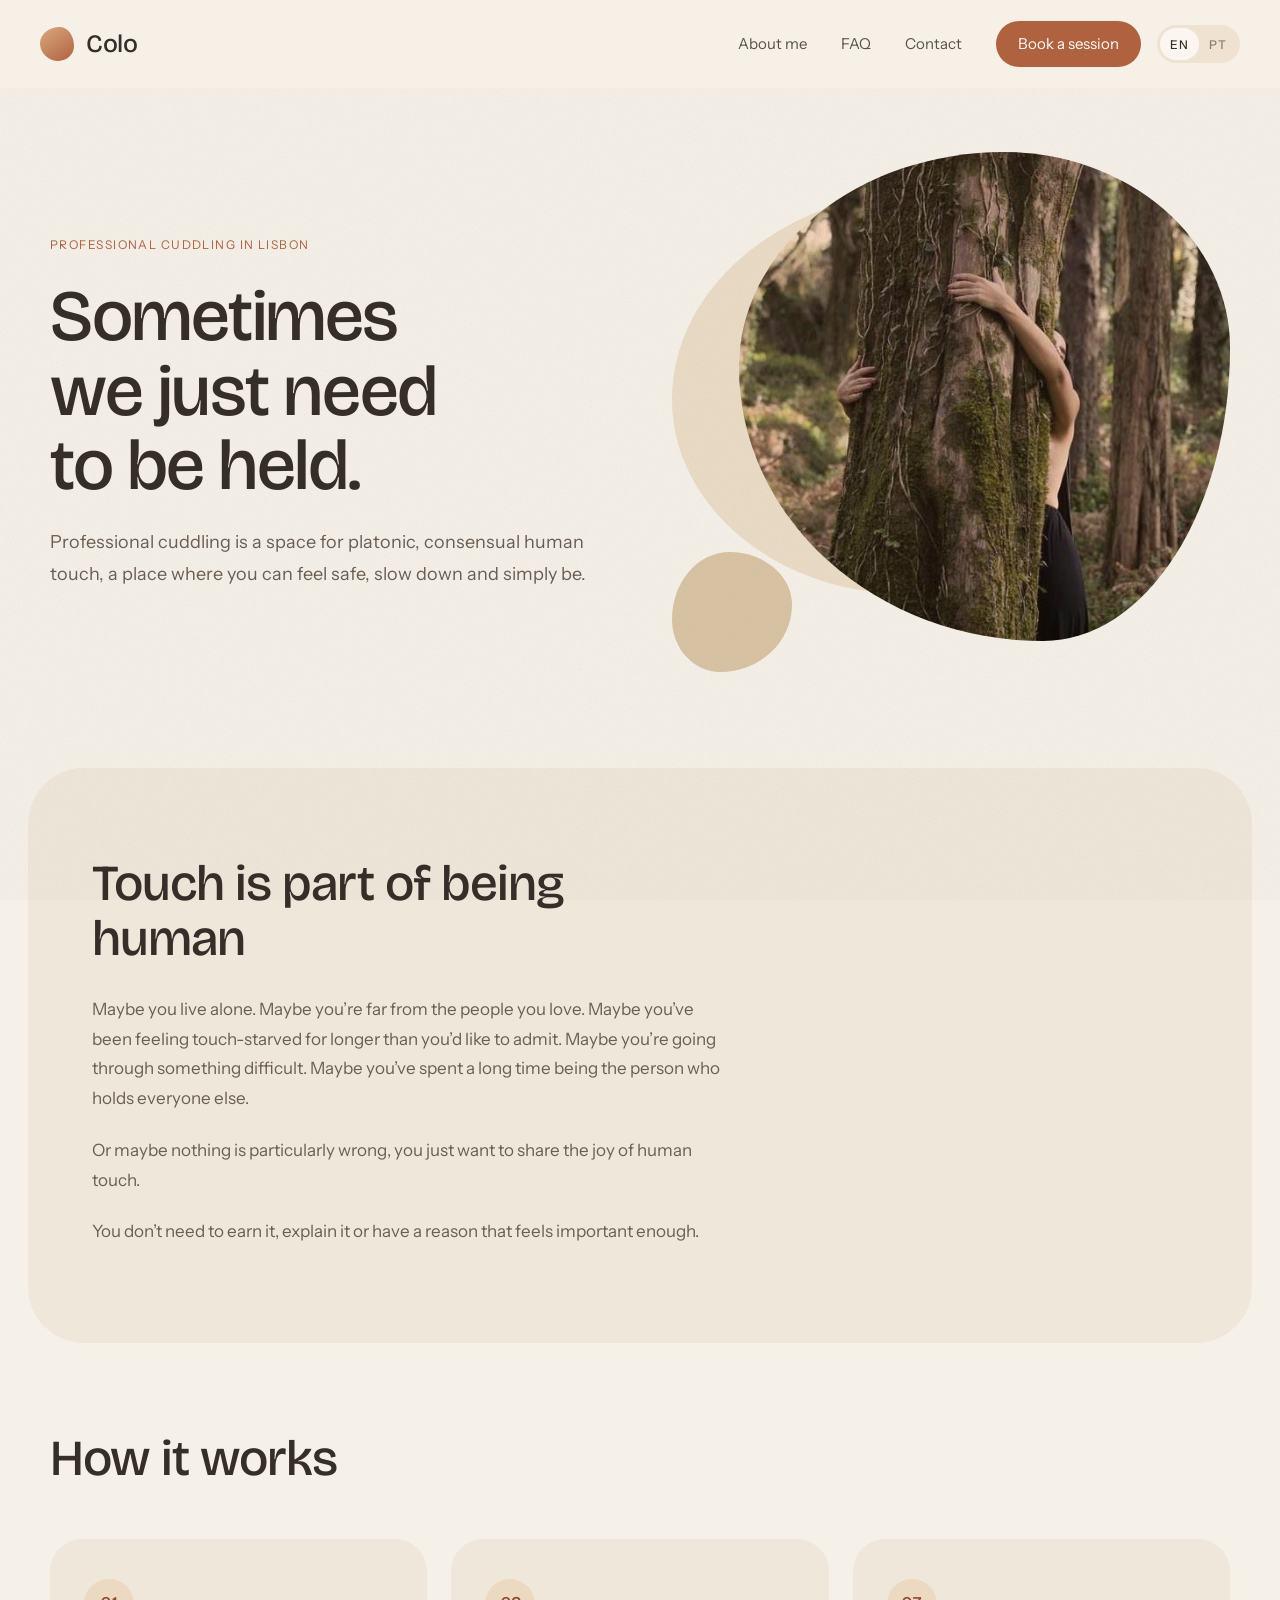
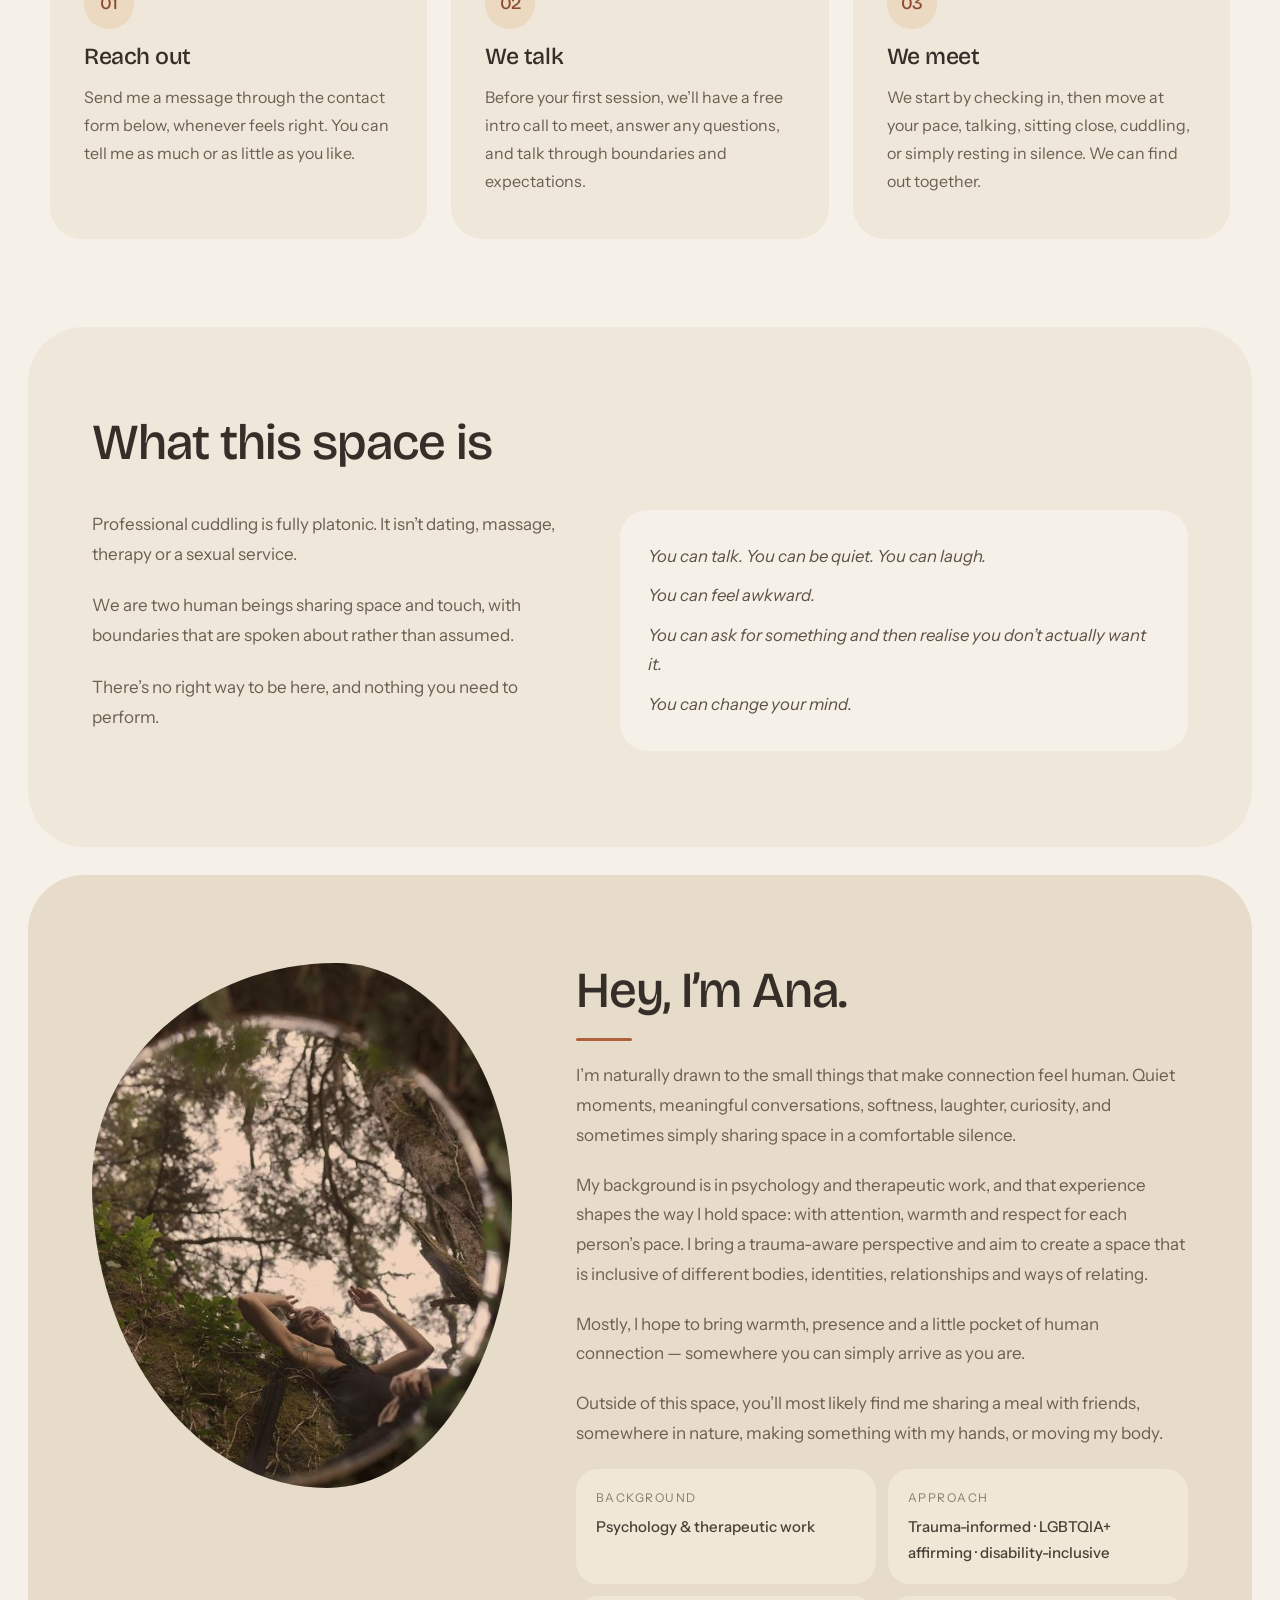
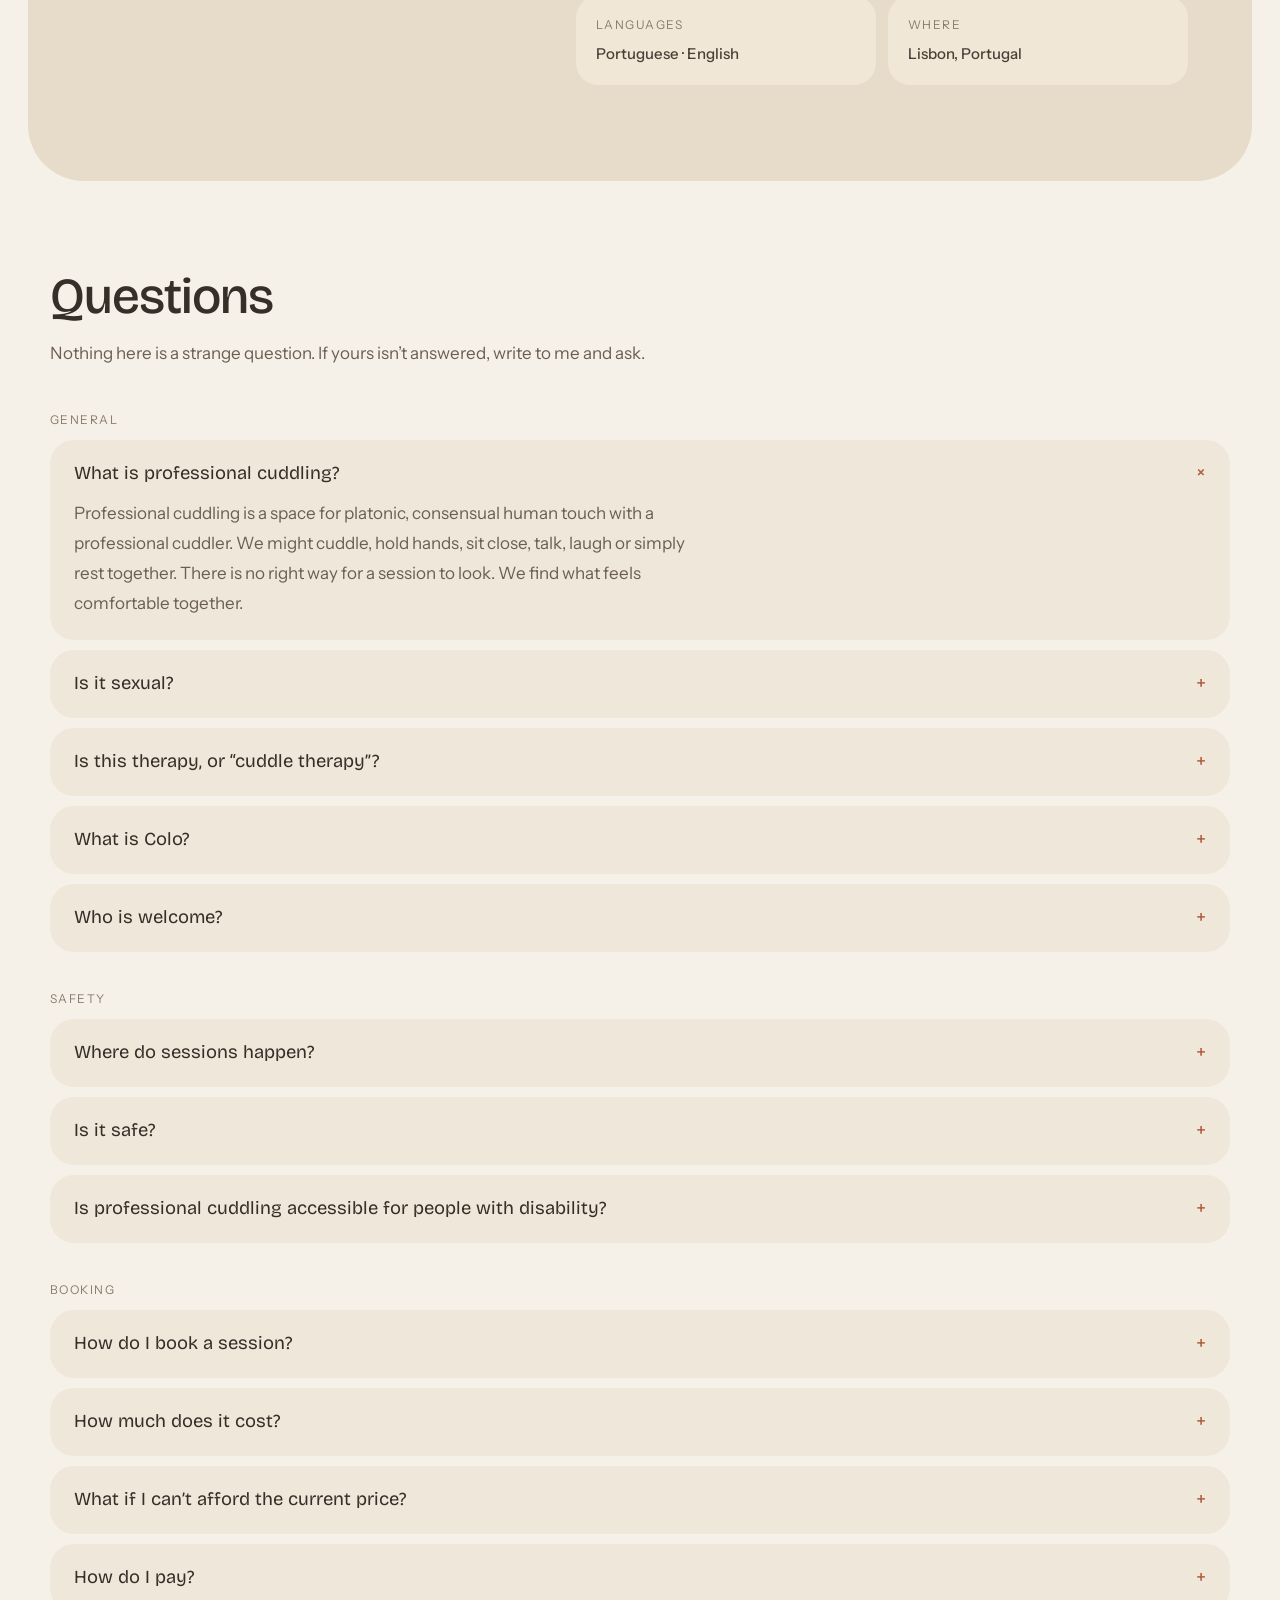
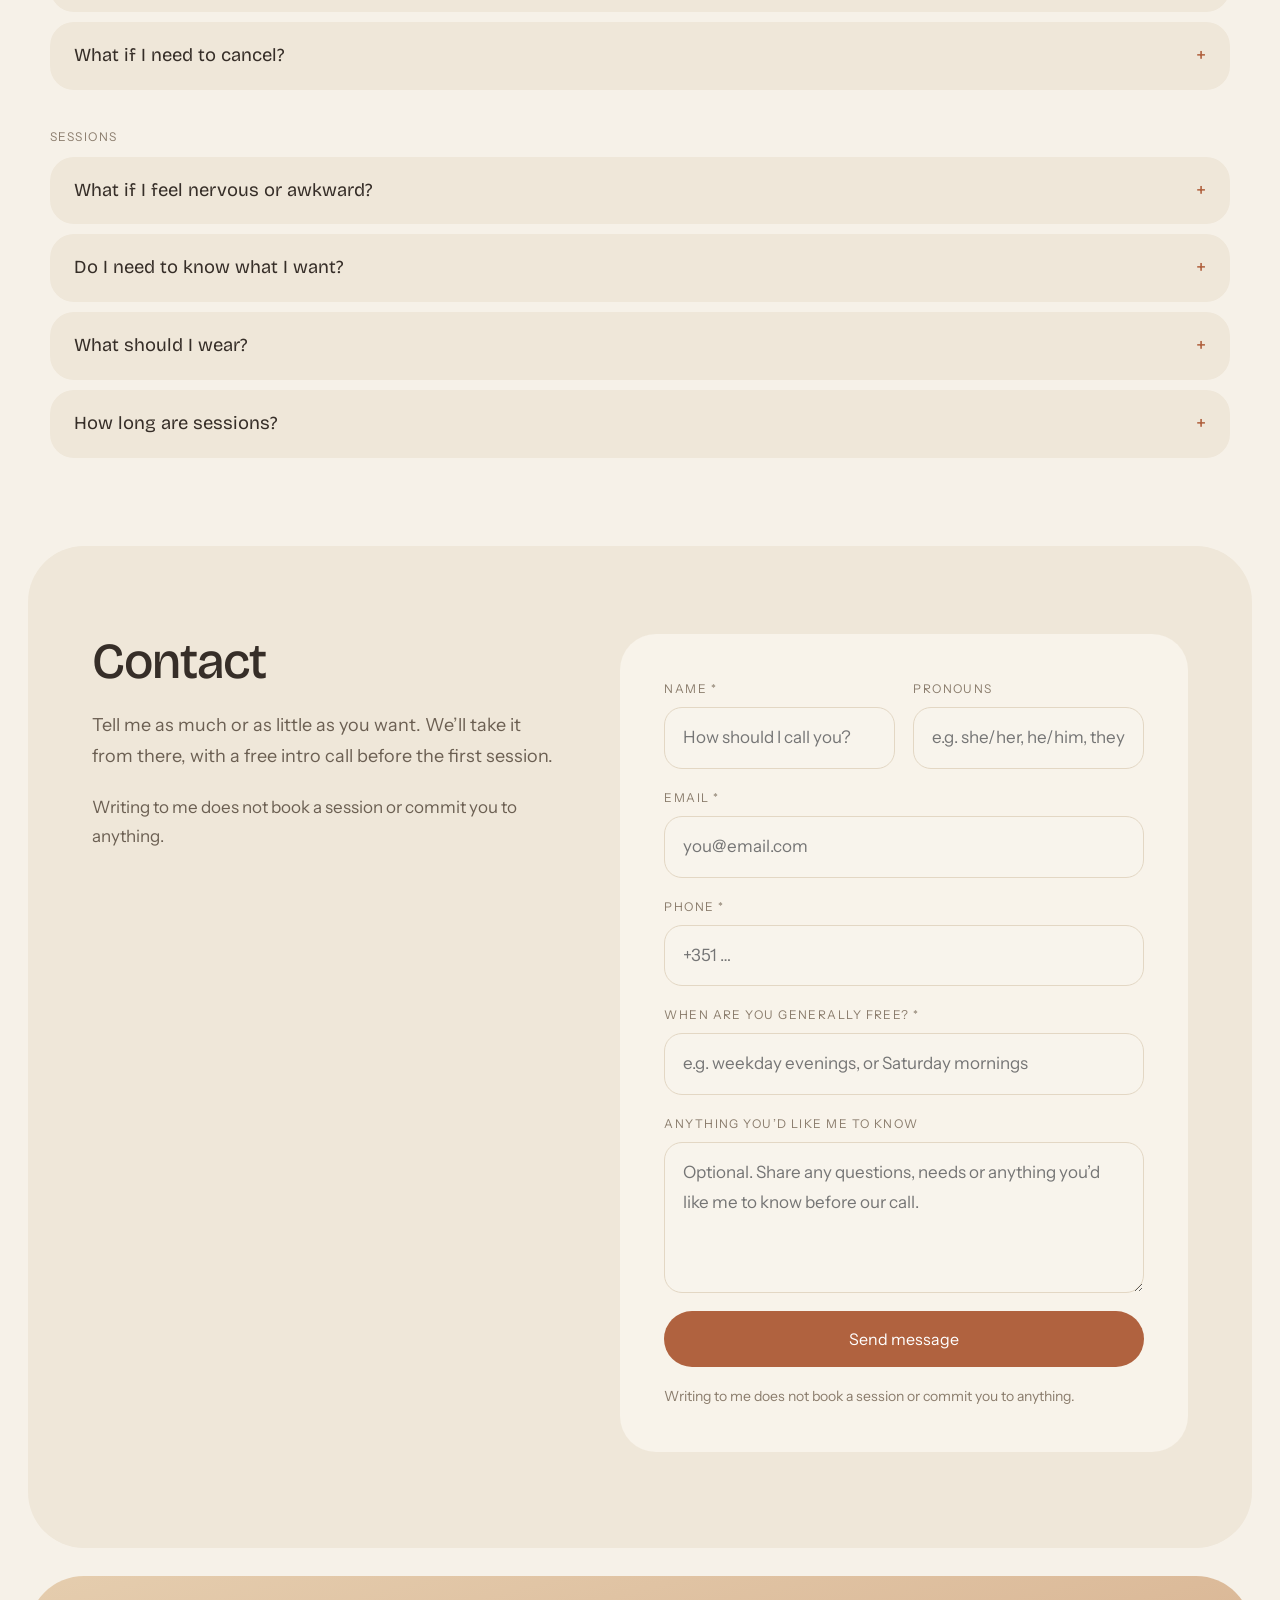
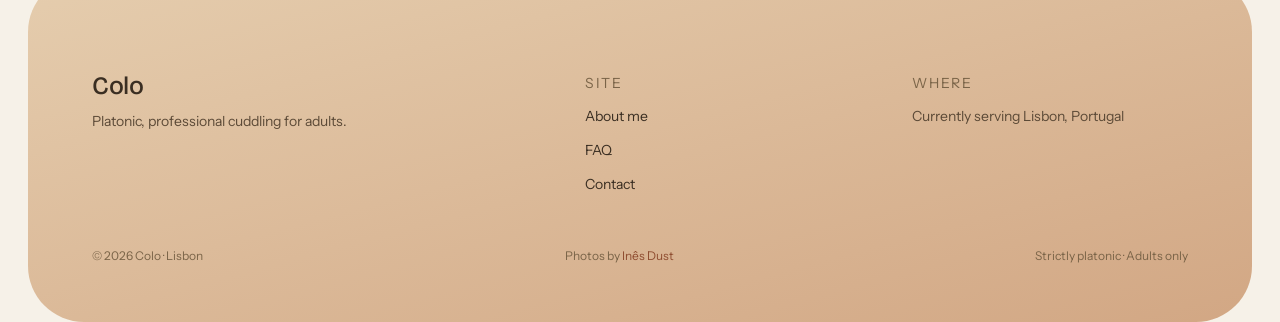
<file: index.html>
<!doctype html>
<html lang="en" data-lang="en" data-page="home">
<head>
  <meta charset="utf-8">
  <meta name="viewport" content="width=device-width, initial-scale=1">
  <title>Professional cuddling in Lisbon · Platonic touch | Colo</title>
  <meta name="description" content="Professional cuddling in Lisbon with Ana. Platonic, consensual sessions with a free intro call, in English or Portuguese, for adults of every body and identity.">
  <link rel="alternate" hreflang="en" href="https://colocuddling.com/">
  <link rel="alternate" hreflang="pt-PT" href="https://colocuddling.com/pt/">
  <link rel="alternate" hreflang="x-default" href="https://colocuddling.com/">
  <meta property="og:site_name" content="Colo">
  <meta property="og:title" content="Professional cuddling in Lisbon · Platonic touch | Colo">
  <meta property="og:description" content="A space for platonic, consensual human touch. Professional cuddling in Lisbon.">
  <meta property="og:type" content="website">
  <meta property="og:url" content="https://colocuddling.com/">
  <meta property="og:image" content="https://colocuddling.com/images/portrait.jpg">
  <meta property="og:locale" content="en_GB">
  <meta property="og:locale:alternate" content="pt_PT">
  <meta name="twitter:card" content="summary">
  <script type="application/ld+json">
  {
    "@context": "https://schema.org",
    "@type": "ProfessionalService",
    "name": "Colo",
    "alternateName": "Colo — Professional cuddling in Lisbon",
    "description": "Platonic, consensual professional cuddling sessions in Lisbon, with a free intro call before the first session.",
    "url": "https://colocuddling.com/",
    "image": "https://colocuddling.com/images/portrait.jpg",
    "priceRange": "€90 per hour",
    "currenciesAccepted": "EUR",
    "paymentAccepted": "Revolut, MB Way, Bank transfer",
    "address": { "@type": "PostalAddress", "addressLocality": "Lisboa", "addressCountry": "PT" },
    "areaServed": { "@type": "City", "name": "Lisbon" },
    "availableLanguage": ["pt-PT", "en"],
    "founder": { "@type": "Person", "name": "Ana", "knowsLanguage": ["pt", "en"] },
    "makesOffer": {
      "@type": "Offer",
      "itemOffered": { "@type": "Service", "name": "Professional cuddling session", "serviceType": "Platonic professional cuddling" },
      "price": "90",
      "priceCurrency": "EUR",
      "unitText": "per hour"
    }
  }
  </script>
  <link rel="icon" href="favicon.svg" type="image/svg+xml">
  <script data-lang-redirect>
    (function () {
      var q = new URLSearchParams(location.search).get("lang");
      var stored = null;
      try { stored = localStorage.getItem("colo-lang"); } catch (e) {}
      var lang = (q === "pt" || q === "en") ? q : (stored === "pt" || stored === "en") ? stored : ((navigator.language || "").toLowerCase().indexOf("pt") === 0 ? "pt" : "en");
      if (lang === "pt") location.replace("pt/" + location.hash);
    })();
  </script>
  <link rel="preconnect" href="https://fonts.googleapis.com">
  <link rel="preconnect" href="https://fonts.gstatic.com" crossorigin>
  <link href="https://fonts.googleapis.com/css2?family=Bricolage+Grotesque:opsz,wght@12..96,400;12..96,500;12..96,600&family=Instrument+Sans:wght@400;500&display=swap" rel="stylesheet">
  <link rel="stylesheet" href="css/styles.css">
  <link rel="canonical" href="https://colocuddling.com/">
</head>
<body>
  <div class="grain" aria-hidden="true">
    <svg xmlns="http://www.w3.org/2000/svg">
      <filter id="grain"><feTurbulence type="fractalNoise" baseFrequency="0.85" numOctaves="3" stitchTiles="stitch"/><feColorMatrix type="saturate" values="0"/></filter>
      <rect width="100%" height="100%" filter="url(#grain)" opacity="0.26"/>
    </svg>
  </div>

  <header class="site-header">
    <div class="header-inner">
      <a class="brand" href="index.html" aria-current="page">
        <span class="mark" aria-hidden="true"></span>
        <span class="display brand-name">Colo</span>
      </a>
      <div class="header-end">
        <nav class="nav" data-i18n-aria="nav.primary" aria-label="Primary">
          <a href="#about" data-i18n="nav.about">About me</a>
          <a href="#faq" data-i18n="nav.faq">FAQ</a>
          <a href="#contact" data-i18n="nav.contact">Contact</a>
          <a class="btn btn-primary" href="#contact" style="min-height: 46px; padding: 10px 22px; font-size: 15px;" data-i18n="nav.book">Book a session</a>
        </nav>
        <div class="header-tools">
          <div class="lang-switch" role="group" data-i18n-aria="nav.lang" aria-label="Language">
            <a href="./" hreflang="en" lang="en" data-lang-set="en" aria-current="true">EN</a>
            <a href="pt/" hreflang="pt-PT" lang="pt-PT" data-lang-set="pt">PT</a>
          </div>
          <button class="menu-btn" type="button" data-menu-toggle aria-expanded="false" aria-controls="mobile-nav" data-i18n-aria="nav.menu" aria-label="Menu">
            <span></span><span></span>
          </button>
        </div>
      </div>
    </div>
    <nav class="mobile-nav" id="mobile-nav" data-mobile-nav data-i18n-aria="nav.mobile" aria-label="Mobile">
      <a href="#about" data-i18n="nav.about">About me</a>
      <a href="#faq" data-i18n="nav.faq">FAQ</a>
      <a href="#contact" data-i18n="nav.contact">Contact</a>
      <a href="#contact" data-i18n="nav.book">Book a session</a>
    </nav>
  </header>

  <main id="main">
    <section class="hero">
      <div class="wrap hero-grid">
        <div class="hero-copy">
          <p class="label hero-kicker" data-i18n="hero.kicker">Professional cuddling in Lisbon</p>
          <h1 data-i18n="hero.h1">Sometimes we just need to be held.</h1>
          <p class="lede lede-lg" data-i18n="hero.lede">Professional cuddling is a space for platonic, consensual human touch, a place where you can feel safe, slow down and simply be.</p>
        </div>
        <div class="hero-visual" aria-hidden="true">
          <div class="blob-back"></div>
          <div class="blob-photo">
            <img class="hero-photo" src="images/hero.jpg" alt="">
            <div class="photo-wash"></div>
          </div>
          <div class="blob-small"></div>
        </div>
      </div>
    </section>

    <section class="panel" id="touch" aria-labelledby="touch-heading">
      <div class="panel-head">
        <h2 id="touch-heading" data-i18n="touch.h2">Touch is part of being human</h2>
      </div>
      <div class="prose" style="margin-top: 28px;">
        <p data-i18n="touch.p1">Maybe you live alone. Maybe you’re far from the people you love. Maybe you’ve been feeling touch-starved for longer than you’d like to admit. Maybe you’re going through something difficult. Maybe you’ve spent a long time being the person who holds everyone else.</p>
        <p data-i18n="touch.p2">Or maybe nothing is particularly wrong, you just want to share the joy of human touch.</p>
        <p data-i18n="touch.p3">You don’t need to earn it, explain it or have a reason that feels important enough.</p>
      </div>
    </section>

    <section class="section" id="how" aria-labelledby="how-heading">
      <div class="wrap">
        <div class="section-head">
          <h2 id="how-heading" data-i18n="how.h2">How it works</h2>
        </div>
        <div class="steps">
          <article class="card">
            <span class="display step-num">01</span>
            <h3 data-i18n="how.s1">Reach out</h3>
            <p data-i18n="how.s1p">Send me a message through the contact form below, whenever feels right. You can tell me as much or as little as you like.</p>
          </article>
          <article class="card">
            <span class="display step-num">02</span>
            <h3 data-i18n="how.s2">We talk</h3>
            <p data-i18n="how.s2p">Before your first session, we’ll have a free intro call to meet, answer any questions, and talk through boundaries and expectations.</p>
          </article>
          <article class="card">
            <span class="display step-num">03</span>
            <h3 data-i18n="how.s3">We meet</h3>
            <p data-i18n="how.s3p">We start by checking in, then move at your pace, talking, sitting close, cuddling, or simply resting in silence. We can find out together.</p>
          </article>
        </div>
      </div>
    </section>

    <section class="panel" id="why" aria-labelledby="space-heading">
      <div class="panel-head">
        <h2 id="space-heading" data-i18n="space.h2">What this space is</h2>
      </div>
      <div class="space-grid">
        <div class="prose">
          <p data-i18n="space.p1">Professional cuddling is fully platonic. It isn’t dating, massage, therapy or a sexual service.</p>
          <p data-i18n="space.p2">We are two human beings sharing space and touch, with boundaries that are spoken about rather than assumed.</p>
          <p data-i18n="space.p3">There’s no right way to be here, and nothing you need to perform.</p>
        </div>
        <ul class="permissions">
          <li data-i18n="space.l1">You can talk. You can be quiet. You can laugh.</li>
          <li data-i18n="space.l2">You can feel awkward.</li>
          <li data-i18n="space.l3">You can ask for something and then realise you don’t actually want it.</li>
          <li data-i18n="space.l4">You can change your mind.</li>
        </ul>
      </div>
    </section>

    <section class="panel panel-clay" id="about" aria-labelledby="about-heading">
      <div class="profile">
        <div class="portrait-wrap">
          <div class="portrait-frame">
            <img class="portrait-photo" src="images/portrait.jpg" data-i18n-alt="about.alt" alt="Ana, smiling in a forest, reflected in a circular mirror on mossy ground.">
            <div class="photo-wash"></div>
          </div>
        </div>
        <div class="profile-copy">
          <h2 id="about-heading" data-i18n="about.h2">Hey, I’m Ana.</h2>
          <span class="rule" aria-hidden="true"></span>
          <p class="lede" data-i18n="about.p1">I’m naturally drawn to the small things that make connection feel human. Quiet moments, meaningful conversations, softness, laughter, curiosity, and sometimes simply sharing space in a comfortable silence.</p>
          <p class="lede" data-i18n="about.p2">My background is in psychology and therapeutic work, and that experience shapes the way I hold space: with attention, warmth and respect for each person’s pace. I bring a trauma-aware perspective and aim to create a space that is inclusive of different bodies, identities, relationships and ways of relating.</p>
          <p class="lede" data-i18n="about.p3">Mostly, I hope to bring warmth, presence and a little pocket of human connection — somewhere you can simply arrive as you are.</p>
          <p class="lede" data-i18n="about.p4">Outside of this space, you’ll most likely find me sharing a meal with friends, somewhere in nature, making something with my hands, or moving my body.</p>
          <div class="facts">
            <div class="fact">
              <span class="label" data-i18n="about.background">Background</span>
              <strong data-i18n="about.backgroundv">Psychology &amp; therapeutic work</strong>
            </div>
            <div class="fact">
              <span class="label" data-i18n="about.approach">Approach</span>
              <strong data-i18n="about.approachv">Trauma-informed · LGBTQIA+ affirming · disability-inclusive</strong>
            </div>
            <div class="fact">
              <span class="label" data-i18n="about.languages">Languages</span>
              <strong data-i18n="about.languagesv">Portuguese · English</strong>
            </div>
            <div class="fact">
              <span class="label" data-i18n="about.where">Where</span>
              <strong data-i18n="about.wherev">Lisbon, Portugal</strong>
            </div>
          </div>
        </div>
      </div>
    </section>

    <section class="section" id="faq" aria-labelledby="faq-heading">
      <div class="wrap">
        <div class="section-head" style="max-width: 40rem;">
          <h2 id="faq-heading" data-i18n="faq.h1">Questions</h2>
          <p class="lede" data-i18n="faq.intro">Nothing here is a strange question. If yours isn’t answered, write to me and ask.</p>
        </div>

        <div class="faq-groups" style="margin-top: 40px;">
          <div class="faq-group">
            <span class="label" data-i18n="faq.general">General</span>
            <details class="faq-item" open>
              <summary><span data-i18n="faq.q1">What is professional cuddling?</span> <span class="plus" aria-hidden="true">+</span></summary>
              <p data-i18n="faq.a1">Professional cuddling is a space for platonic, consensual human touch with a professional cuddler. We might cuddle, hold hands, sit close, talk, laugh or simply rest together. There is no right way for a session to look. We find what feels comfortable together.</p>
            </details>
            <details class="faq-item">
              <summary><span data-i18n="faq.q2">Is it sexual?</span> <span class="plus" aria-hidden="true">+</span></summary>
              <p data-i18n="faq.a2">No. This is platonic cuddling: we both remain clothed throughout the session. Sexual touch isn’t part of this space. Clear boundaries are what allow us to relax into closeness without wondering where it is supposed to lead.</p>
            </details>
            <details class="faq-item">
              <summary><span data-i18n="faq.q3">Is this therapy, or “cuddle therapy”?</span> <span class="plus" aria-hidden="true">+</span></summary>
              <p data-i18n="faq.a3">No. You may see it called cuddle therapy or hug therapy, but these sessions are not therapy. Although my background is in psychology and therapeutic work, cuddling sessions are not therapy. My background does shape the care I bring to the space — particularly around safety, consent, trauma awareness and making room for different bodies, identities and ways of being.</p>
            </details>
            <details class="faq-item" data-lang-only="en">
              <summary><span data-i18n="faq.q4">What is Colo?</span> <span class="plus" aria-hidden="true">+</span></summary>
              <p data-i18n-html="faq.a4"><em>Colo</em> is one of those Portuguese words that doesn’t quite translate. <em>Dar colo</em> is to hold someone, to offer warmth, comfort, and care. That feeling is at the heart of what I hope to create here.</p>
            </details>
            <details class="faq-item">
              <summary><span data-i18n="faq.q5">Who is welcome?</span> <span class="plus" aria-hidden="true">+</span></summary>
              <p data-i18n="faq.a5">Adults of different genders, sexualities, bodies, abilities, identities and ways of relating are welcome here. You don’t need to fit a certain profile or have a particular reason for coming. You can simply be you.</p>
            </details>
          </div>

          <div class="faq-group">
            <span class="label" data-i18n="faq.safety">Safety</span>
            <details class="faq-item">
              <summary><span data-i18n="faq.q6">Where do sessions happen?</span> <span class="plus" aria-hidden="true">+</span></summary>
              <p data-i18n="faq.a6">Sessions take place in a quiet, private space in Lisbon. I’ll share the exact address once we’ve spoken and arranged a session.</p>
            </details>
            <details class="faq-item">
              <summary><span data-i18n="faq.q7">Is it safe?</span> <span class="plus" aria-hidden="true">+</span></summary>
              <div data-i18n-html="faq.a7">
                <p>Feeling safe can mean different things to different people, so I don’t want to assume what it looks like for you. My aim is to create that space together.</p>
                <p>We talk beforehand, check in before any touch, and keep communicating as we go. Boundaries are spoken rather than assumed, and you can say yes, no, not yet, something different, or change your mind at any time.</p>
                <p>We both stay fully clothed, and there is nothing you have to do or perform while you’re here.</p>
              </div>
            </details>
            <details class="faq-item">
              <summary><span data-i18n="faq.q12">Is professional cuddling accessible for people with disability?</span> <span class="plus" aria-hidden="true">+</span></summary>
              <div data-i18n-html="faq.a12">
                <p>I want COLO to be as accessible as possible. If you have any access needs, you’re welcome to tell me what would help you feel comfortable — whether that’s around positioning, movement, communication, sensory needs, taking breaks, presence of a personal assistant, mobility aids or something else.</p>
                <p>I won’t assume what you need or what your body can do. We can talk it through together and adapt the session where possible. If there’s something about the space or setup that I can’t accommodate, I’ll always be upfront about it.</p>
              </div>
            </details>
          </div>

          <div class="faq-group">
            <span class="label" data-i18n="faq.booking">Booking</span>
            <details class="faq-item">
              <summary><span data-i18n="faq.q8">How do I book a session?</span> <span class="plus" aria-hidden="true">+</span></summary>
              <div data-i18n-html="faq.a8">
                <p>Send me a message through the <a href="#contact">contact form</a>. Then we’ll have a short, free intro call so we can meet, talk through any questions, and get a sense of whether this feels right for both of us.</p>
                <p>If it does, we’ll agree on a time and place. Your session is confirmed once the payment has been received.</p>
              </div>
            </details>
            <details class="faq-item">
              <summary><span data-i18n="faq.q9">How much does it cost?</span> <span class="plus" aria-hidden="true">+</span></summary>
              <p data-i18n="faq.a9">Sessions are €90 per hour. The intro call is always free.</p>
            </details>
            <details class="faq-item">
              <summary><span data-i18n="faq.q13">What if I can’t afford the current price?</span> <span class="plus" aria-hidden="true">+</span></summary>
              <p data-i18n="faq.a13">I want Colo to be accessible to people with different financial circumstances. If the price is currently out of reach for you, feel free to get in touch and let me know. When possible, I keep some flexibility for reduced-fee sessions, and we can see together whether there’s an option that works.</p>
            </details>
            <details class="faq-item">
              <summary><span data-i18n="faq.q10">How do I pay?</span> <span class="plus" aria-hidden="true">+</span></summary>
              <p data-i18n="faq.a10">The payment can be done by Revolut, MB Way or bank transfer. The details are sent after we’ve spoken and agreed on a time.</p>
            </details>
            <details class="faq-item">
              <summary><span data-i18n="faq.q11">What if I need to cancel?</span> <span class="plus" aria-hidden="true">+</span></summary>
              <p data-i18n="faq.a11">If something comes up, just let me know as soon as you can. For cancellations with less than 24 hours’ notice, the full session fee will still apply.</p>
            </details>
          </div>

          <div class="faq-group">
            <span class="label" data-i18n="faq.sessions">Sessions</span>
            <details class="faq-item">
              <summary><span data-i18n="faq.q14">What if I feel nervous or awkward?</span> <span class="plus" aria-hidden="true">+</span></summary>
              <p data-i18n="faq.a14">That’s okay. Sharing touch with someone new can feel vulnerable, unfamiliar or just a little strange at first. We can take our time. Awkwardness is allowed here too.</p>
            </details>
            <details class="faq-item">
              <summary><span data-i18n="faq.q15">Do I need to know what I want?</span> <span class="plus" aria-hidden="true">+</span></summary>
              <p data-i18n="faq.a15">Not at all. You might know exactly what kind of touch feels good to you, or you might have no idea yet. We can find out together.</p>
            </details>
            <details class="faq-item">
              <summary><span data-i18n="faq.q16">What should I wear?</span> <span class="plus" aria-hidden="true">+</span></summary>
              <p data-i18n="faq.a16">Something clean, comfortable and easy to relax in. Basically, whatever you’d happily curl up on a sofa in. We both stay fully clothed throughout the session.</p>
            </details>
            <details class="faq-item">
              <summary><span data-i18n="faq.q17">How long are sessions?</span> <span class="plus" aria-hidden="true">+</span></summary>
              <p data-i18n="faq.a17">Sessions are available for 60, 90 or 120 minutes. If it’s your first time, we can figure out together what feels like a good place to start.</p>
            </details>
          </div>
        </div>
      </div>
    </section>

    <section class="panel" id="contact" aria-labelledby="contact-heading">
      <div class="contact-grid">
        <div class="contact-copy">
          <h2 id="contact-heading" data-i18n="contact.h1">Contact</h2>
          <p class="lede lede-lg" data-i18n="contact.lede">Tell me as much or as little as you want. We’ll take it from there, with a free intro call before the first session.</p>
          <p class="lede" data-i18n="contact.note">Writing to me does not book a session or commit you to anything.</p>
        </div>

        <div>
          <form class="form" data-contact-form novalidate>
            <div class="fields-2">
              <label class="field-wrap">
                <span class="label" data-i18n="form.name">Name *</span>
                <input class="field" type="text" name="name" required autocomplete="name" data-i18n-placeholder="form.namePh" placeholder="How should I call you?">
              </label>
              <label class="field-wrap">
                <span class="label" data-i18n="form.pronouns">Pronouns</span>
                <input class="field" type="text" name="pronouns" autocomplete="off" data-i18n-placeholder="form.pronounsPh" placeholder="e.g. she/her, he/him, they/them">
              </label>
            </div>
            <label class="field-wrap">
              <span class="label" data-i18n="form.email">Email *</span>
              <input class="field" type="email" name="email" required autocomplete="email" placeholder="you@email.com">
            </label>
            <label class="field-wrap">
              <span class="label" data-i18n="form.phone">Phone *</span>
              <input class="field" type="tel" name="phone" required autocomplete="tel" placeholder="+351 …">
            </label>
            <label class="field-wrap">
              <span class="label" data-i18n="form.free">When are you generally free? *</span>
              <input class="field" type="text" name="availability" required data-i18n-placeholder="form.freePh" placeholder="e.g. weekday evenings, or Saturday mornings">
            </label>
            <label class="field-wrap">
              <span class="label" data-i18n="form.note">Anything you’d like me to know</span>
              <textarea class="field" name="message" rows="4" data-i18n-placeholder="form.notePh" placeholder="Optional. Share any questions, needs or anything you’d like me to know before our call."></textarea>
            </label>
            <div class="hp" aria-hidden="true">
              <label>Company <input type="text" name="company" tabindex="-1" autocomplete="off"></label>
            </div>
            <button class="btn btn-primary" type="submit" data-i18n="form.send">Send message</button>
            <p class="form-note" data-i18n="contact.note">Writing to me does not book a session or commit you to anything.</p>
          </form>

          <div class="form-status" data-form-status role="status">
            <h3 data-i18n="form.thanks">Thank you.</h3>
            <p data-i18n="form.thanksp">I’ll get back to you soon. Writing to me does not book a session or commit you to anything — we can take it slowly from here.</p>
          </div>
        </div>
      </div>
    </section>

    <section class="closing">
      <footer class="site-footer" style="margin-top: 0; padding-top: 0; border-top: 0;">
        <div class="footer-grid">
          <div class="footer-brand">
            <div class="display" style="font-size: 25px; color: var(--closing-ink);">Colo</div>
            <p data-i18n="foot.blurb">Platonic, professional cuddling for adults.</p>
          </div>
          <div class="footer-col">
            <span class="label" data-i18n="foot.site">Site</span>
            <a href="#about" data-i18n="nav.about">About me</a>
            <a href="#faq" data-i18n="nav.faq">FAQ</a>
            <a href="#contact" data-i18n="nav.contact">Contact</a>
          </div>
          <div class="footer-col">
            <span class="label" data-i18n="foot.where">Where</span>
            <span data-i18n="foot.serving">Currently serving Lisbon, Portugal</span>
          </div>
        </div>
        <div class="footer-base">
          <span data-i18n="foot.copy">© 2026 Colo · Lisbon</span>
          <span data-i18n-html="foot.photos">Photos by <a href="https://www.inesdust.com/" target="_blank" rel="noopener noreferrer">Inês Dust</a></span>
          <span data-i18n="foot.legal">Strictly platonic · Adults only</span>
        </div>
      </footer>
    </section>
  </main>

  <script src="js/i18n.js"></script>
  <script src="js/config.js"></script>
  <script src="js/main.js"></script>
</body>
</html>
</file>
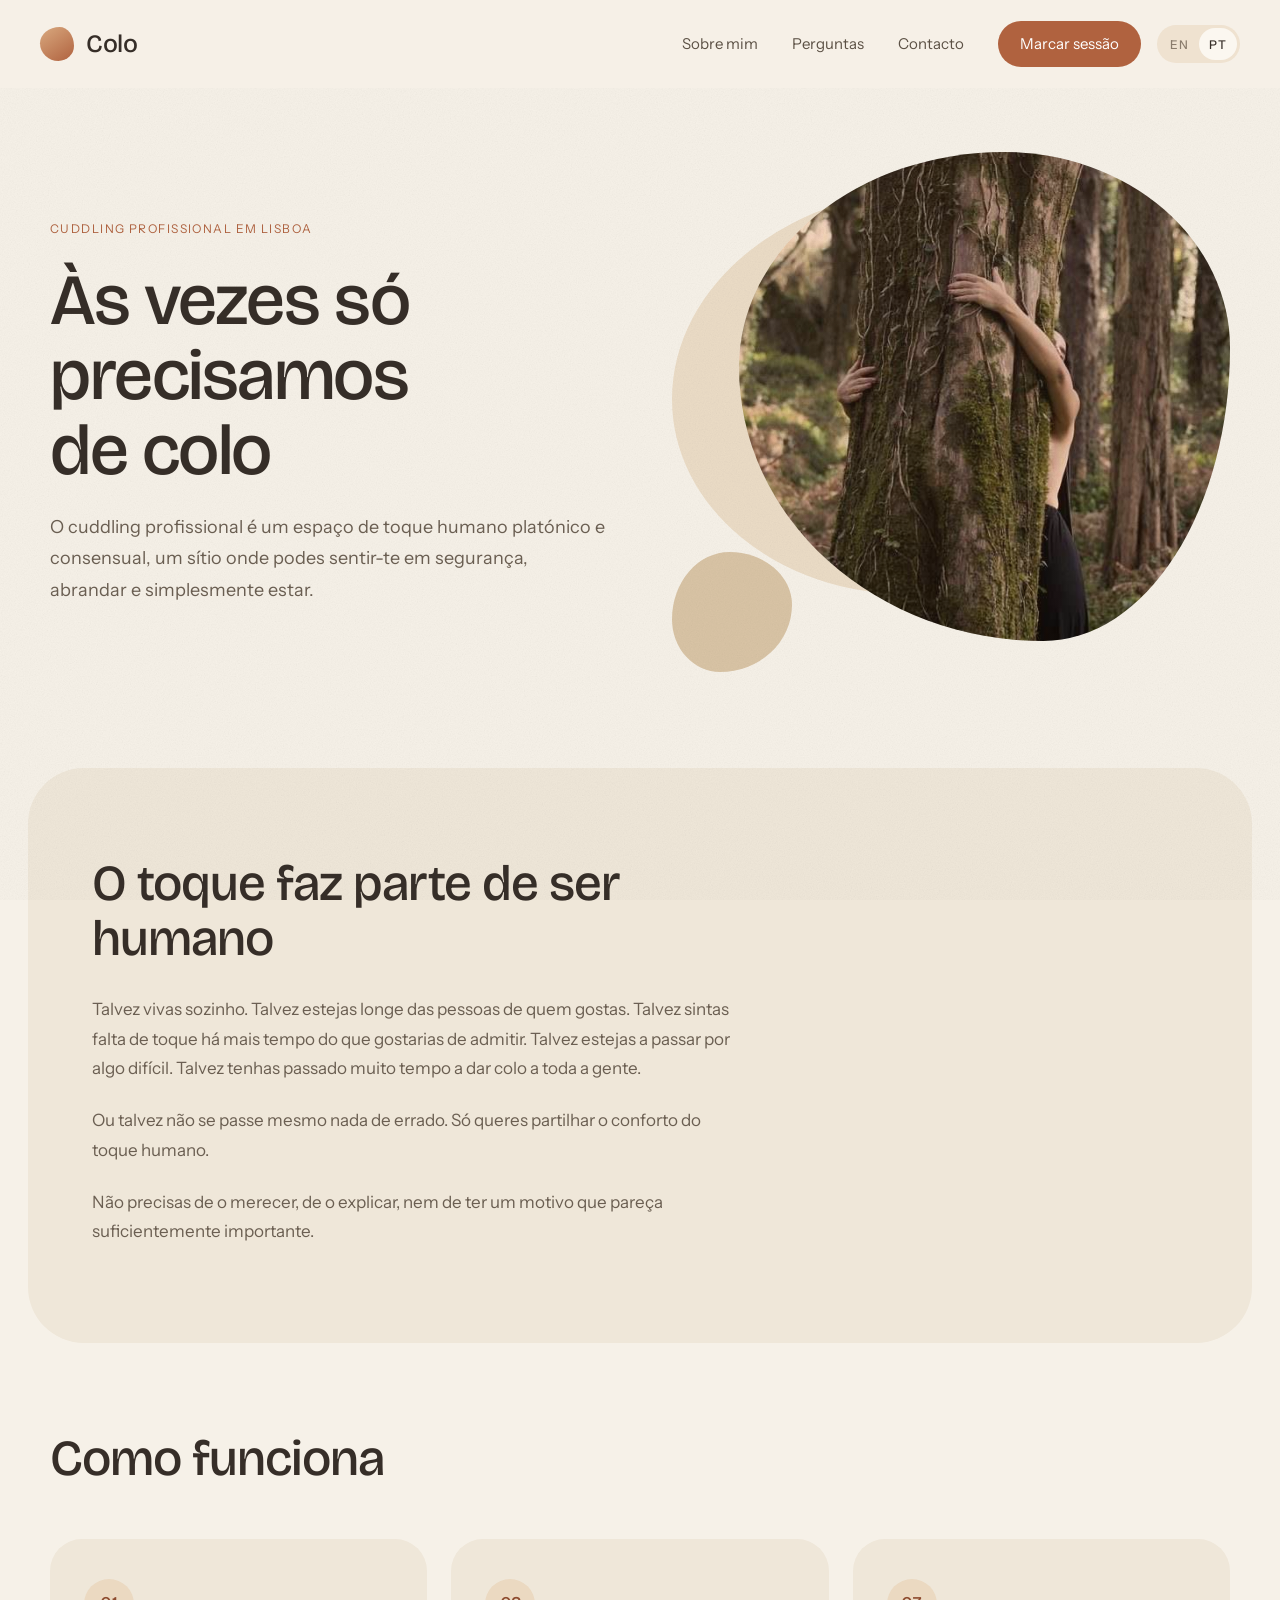
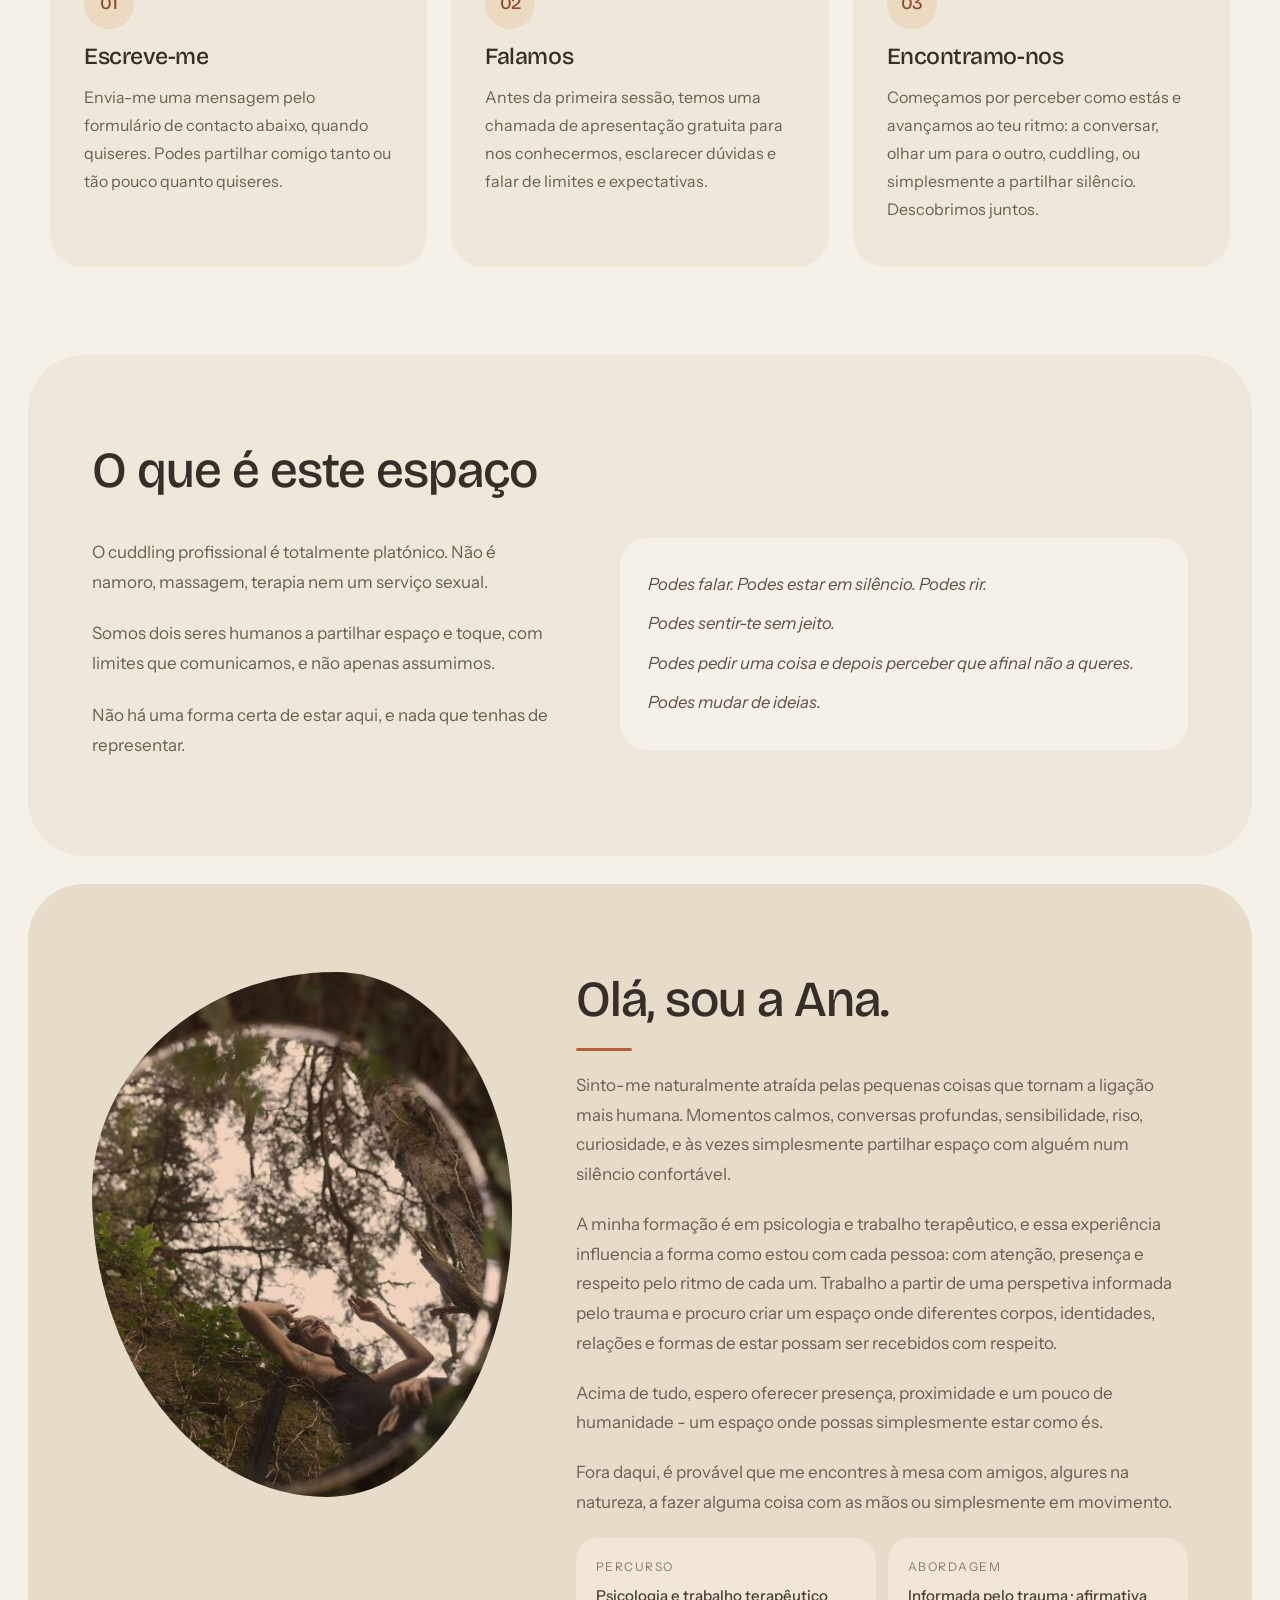
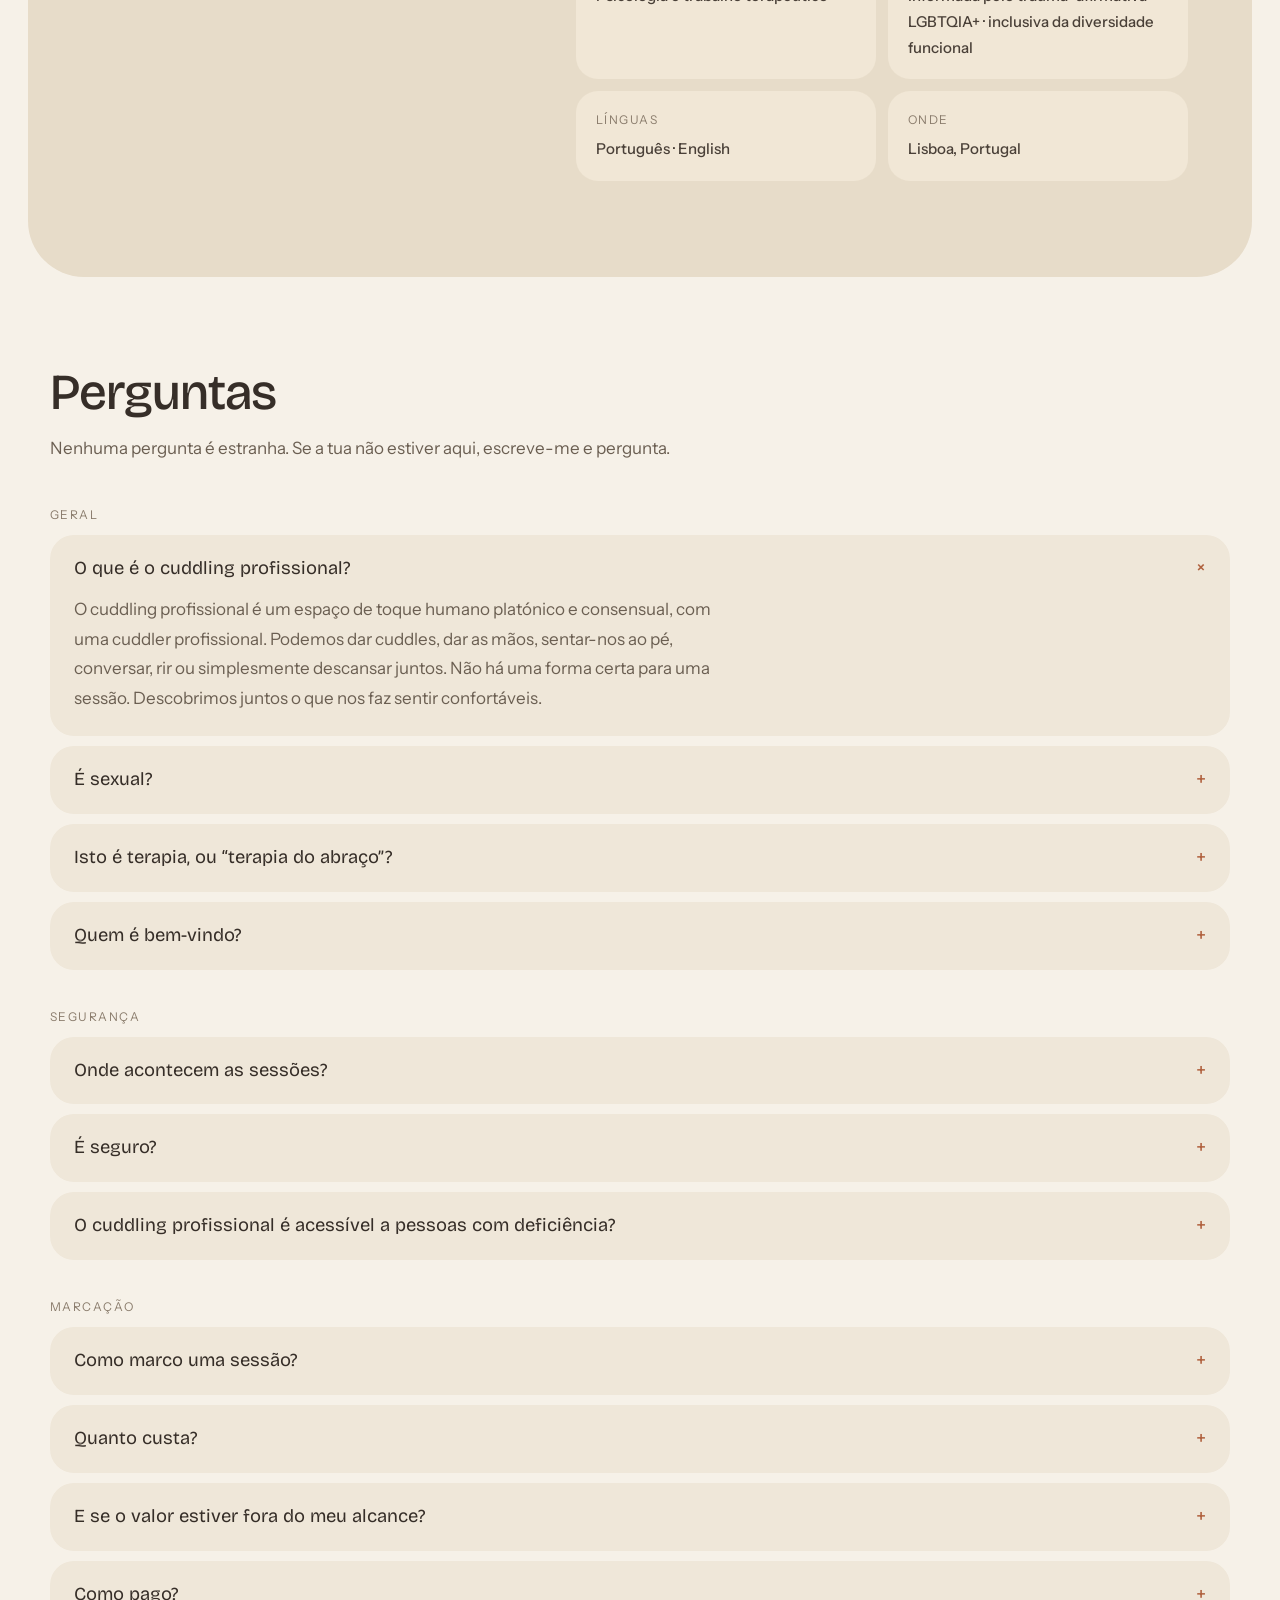
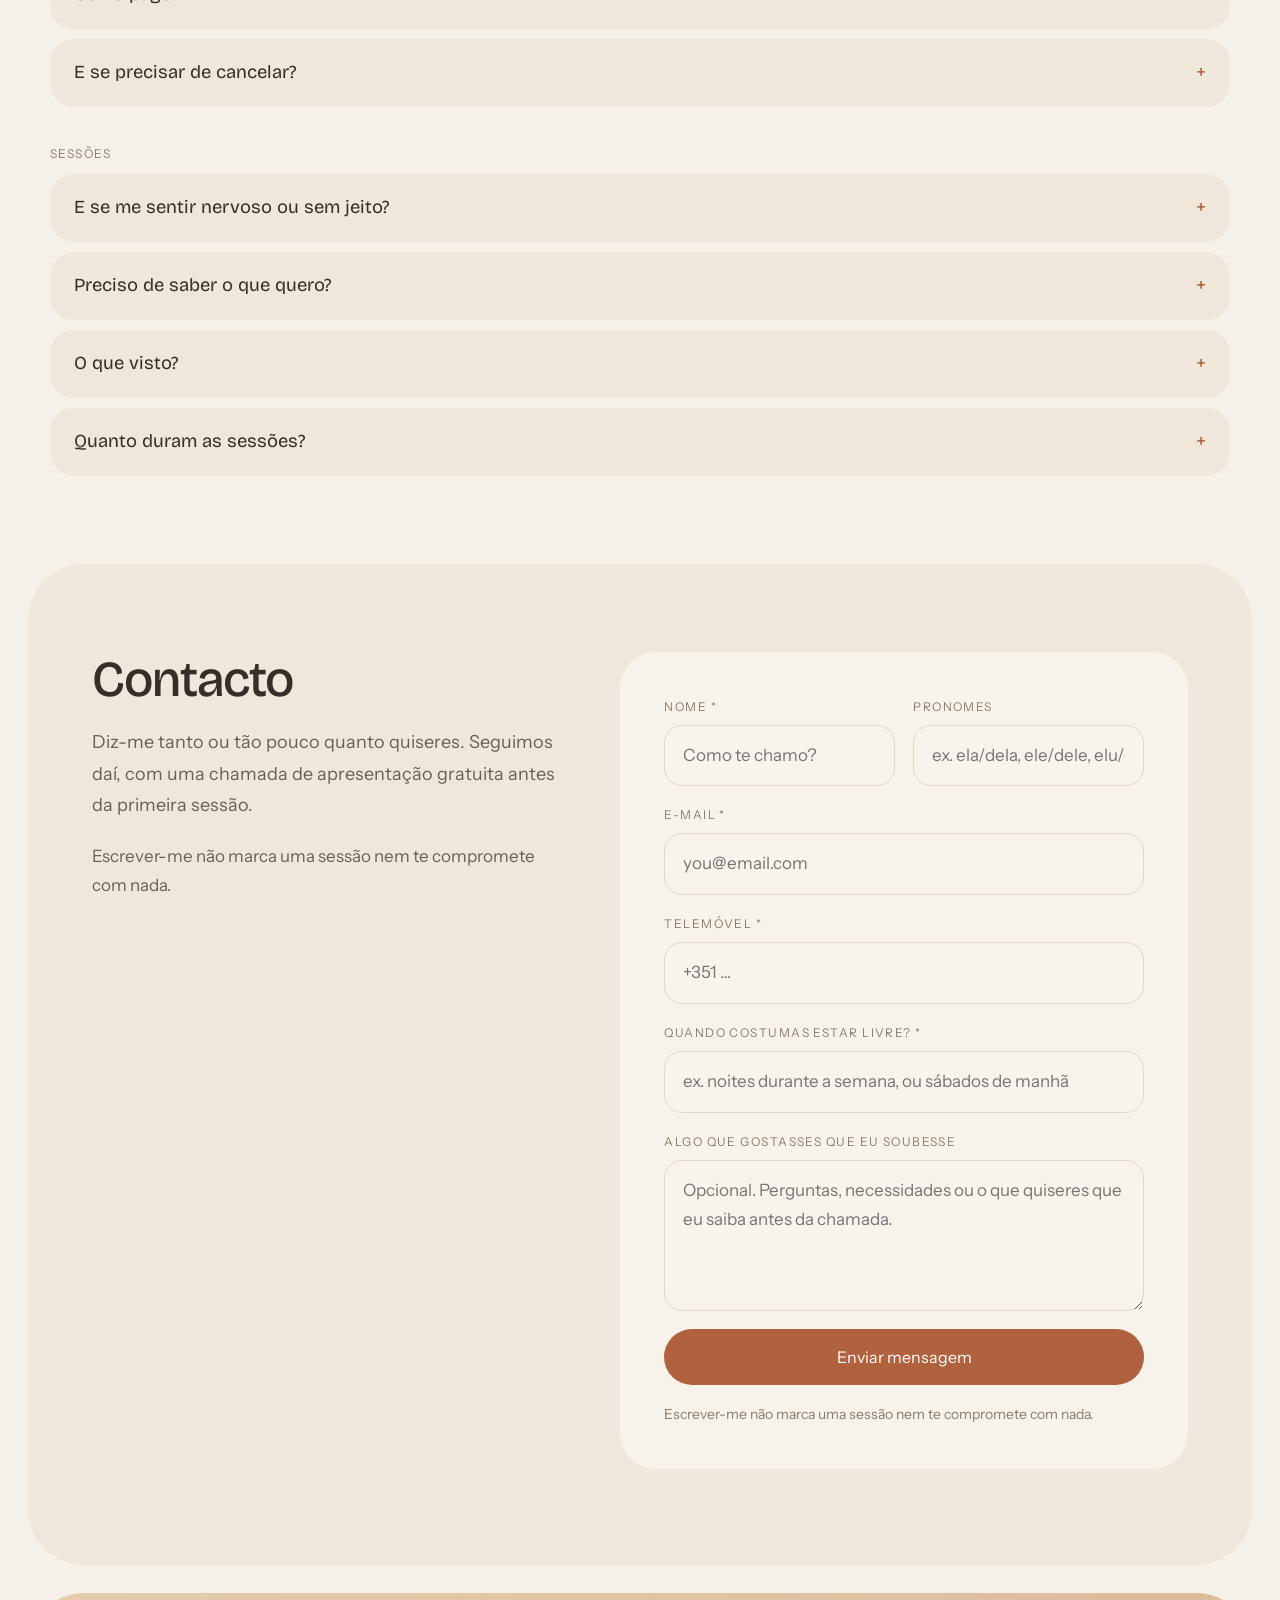
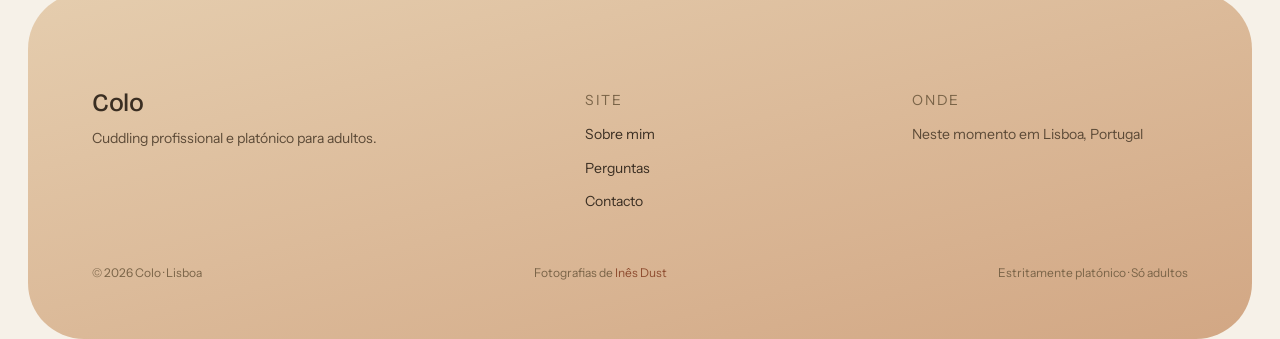
<file: pt/index.html>
<!doctype html>
<html lang="pt-PT" data-lang="pt" data-page="home">
<head>
  <meta charset="utf-8">
  <meta name="viewport" content="width=device-width, initial-scale=1">
  <title>Cuddling profissional em Lisboa · Toque platónico | Colo</title>
  <meta name="description" content="Cuddling profissional em Lisboa com a Ana. Sessões de toque platónico e consensual, com chamada de apresentação gratuita, em português ou inglês.">
  <link rel="alternate" hreflang="en" href="https://colocuddling.com/">
  <link rel="alternate" hreflang="pt-PT" href="https://colocuddling.com/pt/">
  <link rel="alternate" hreflang="x-default" href="https://colocuddling.com/">
  <meta property="og:site_name" content="Colo">
  <meta property="og:title" content="Cuddling profissional em Lisboa · Toque platónico | Colo">
  <meta property="og:description" content="Um espaço de toque humano platónico e consensual. Cuddling profissional em Lisboa.">
  <meta property="og:type" content="website">
  <meta property="og:url" content="https://colocuddling.com/pt/">
  <meta property="og:image" content="https://colocuddling.com/images/portrait.jpg">
  <meta property="og:locale" content="pt_PT">
  <meta property="og:locale:alternate" content="en_GB">
  <meta name="twitter:card" content="summary">
  <script type="application/ld+json">
  {
    "@context": "https://schema.org",
    "@type": "ProfessionalService",
    "name": "Colo",
    "alternateName": "Colo — Professional cuddling in Lisbon",
    "description": "Platonic, consensual professional cuddling sessions in Lisbon, with a free intro call before the first session.",
    "url": "https://colocuddling.com/",
    "image": "https://colocuddling.com/images/portrait.jpg",
    "priceRange": "€90 per hour",
    "currenciesAccepted": "EUR",
    "paymentAccepted": "Revolut, MB Way, Bank transfer",
    "address": { "@type": "PostalAddress", "addressLocality": "Lisboa", "addressCountry": "PT" },
    "areaServed": { "@type": "City", "name": "Lisbon" },
    "availableLanguage": ["pt-PT", "en"],
    "founder": { "@type": "Person", "name": "Ana", "knowsLanguage": ["pt", "en"] },
    "makesOffer": {
      "@type": "Offer",
      "itemOffered": { "@type": "Service", "name": "Professional cuddling session", "serviceType": "Platonic professional cuddling" },
      "price": "90",
      "priceCurrency": "EUR",
      "unitText": "per hour"
    }
  }
  </script>
  <link rel="icon" href="../favicon.svg" type="image/svg+xml">
  <link rel="preconnect" href="https://fonts.googleapis.com">
  <link rel="preconnect" href="https://fonts.gstatic.com" crossorigin>
  <link href="https://fonts.googleapis.com/css2?family=Bricolage+Grotesque:opsz,wght@12..96,400;12..96,500;12..96,600&family=Instrument+Sans:wght@400;500&display=swap" rel="stylesheet">
  <link rel="stylesheet" href="../css/styles.css">
  <link rel="canonical" href="https://colocuddling.com/pt/">
</head>
<body>
  <div class="grain" aria-hidden="true">
    <svg xmlns="http://www.w3.org/2000/svg">
      <filter id="grain"><feTurbulence type="fractalNoise" baseFrequency="0.85" numOctaves="3" stitchTiles="stitch"/><feColorMatrix type="saturate" values="0"/></filter>
      <rect width="100%" height="100%" filter="url(#grain)" opacity="0.26"/>
    </svg>
  </div>

  <header class="site-header">
    <div class="header-inner">
      <a class="brand" href="./" aria-current="page">
        <span class="mark" aria-hidden="true"></span>
        <span class="display brand-name">Colo</span>
      </a>
      <div class="header-end">
        <nav class="nav" data-i18n-aria="nav.primary" aria-label="Principal">
          <a href="#about" data-i18n="nav.about">Sobre mim</a>
          <a href="#faq" data-i18n="nav.faq">Perguntas</a>
          <a href="#contact" data-i18n="nav.contact">Contacto</a>
          <a class="btn btn-primary" href="#contact" style="min-height: 46px; padding: 10px 22px; font-size: 15px;" data-i18n="nav.book">Marcar sessão</a>
        </nav>
        <div class="header-tools">
          <div class="lang-switch" role="group" data-i18n-aria="nav.lang" aria-label="Idioma">
            <a href="../" hreflang="en" lang="en" data-lang-set="en">EN</a>
            <a href="../pt/" hreflang="pt-PT" lang="pt-PT" data-lang-set="pt" aria-current="true">PT</a>
          </div>
          <button class="menu-btn" type="button" data-menu-toggle aria-expanded="false" aria-controls="mobile-nav" data-i18n-aria="nav.menu" aria-label="Menu">
            <span></span><span></span>
          </button>
        </div>
      </div>
    </div>
    <nav class="mobile-nav" id="mobile-nav" data-mobile-nav data-i18n-aria="nav.mobile" aria-label="Móvel">
      <a href="#about" data-i18n="nav.about">Sobre mim</a>
      <a href="#faq" data-i18n="nav.faq">Perguntas</a>
      <a href="#contact" data-i18n="nav.contact">Contacto</a>
      <a href="#contact" data-i18n="nav.book">Marcar sessão</a>
    </nav>
  </header>

  <main id="main">
    <section class="hero">
      <div class="wrap hero-grid">
        <div class="hero-copy">
          <p class="label hero-kicker" data-i18n="hero.kicker">Cuddling profissional em Lisboa</p>
          <h1 data-i18n="hero.h1">Às vezes só precisamos de colo</h1>
          <p class="lede lede-lg" data-i18n="hero.lede">O cuddling profissional é um espaço de toque humano platónico e consensual, um sítio onde podes sentir-te em segurança, abrandar e simplesmente estar.</p>
        </div>
        <div class="hero-visual" aria-hidden="true">
          <div class="blob-back"></div>
          <div class="blob-photo">
            <img class="hero-photo" src="../images/hero.jpg" alt="">
            <div class="photo-wash"></div>
          </div>
          <div class="blob-small"></div>
        </div>
      </div>
    </section>

    <section class="panel" id="touch" aria-labelledby="touch-heading">
      <div class="panel-head">
        <h2 id="touch-heading" data-i18n="touch.h2">O toque faz parte de ser humano</h2>
      </div>
      <div class="prose" style="margin-top: 28px;">
        <p data-i18n="touch.p1">Talvez vivas sozinho. Talvez estejas longe das pessoas de quem gostas. Talvez sintas falta de toque há mais tempo do que gostarias de admitir. Talvez estejas a passar por algo difícil. Talvez tenhas passado muito tempo a dar colo a toda a gente.</p>
        <p data-i18n="touch.p2">Ou talvez não se passe mesmo nada de errado. Só queres partilhar o conforto do toque humano.</p>
        <p data-i18n="touch.p3">Não precisas de o merecer, de o explicar, nem de ter um motivo que pareça suficientemente importante.</p>
      </div>
    </section>

    <section class="section" id="how" aria-labelledby="how-heading">
      <div class="wrap">
        <div class="section-head">
          <h2 id="how-heading" data-i18n="how.h2">Como funciona</h2>
        </div>
        <div class="steps">
          <article class="card">
            <span class="display step-num">01</span>
            <h3 data-i18n="how.s1">Escreve-me</h3>
            <p data-i18n="how.s1p">Envia-me uma mensagem pelo formulário de contacto abaixo, quando quiseres. Podes partilhar comigo tanto ou tão pouco quanto quiseres.</p>
          </article>
          <article class="card">
            <span class="display step-num">02</span>
            <h3 data-i18n="how.s2">Falamos</h3>
            <p data-i18n="how.s2p">Antes da primeira sessão, temos uma chamada de apresentação gratuita para nos conhecermos, esclarecer dúvidas e falar de limites e expectativas.</p>
          </article>
          <article class="card">
            <span class="display step-num">03</span>
            <h3 data-i18n="how.s3">Encontramo-nos</h3>
            <p data-i18n="how.s3p">Começamos por perceber como estás e avançamos ao teu ritmo: a conversar, olhar um para o outro, cuddling, ou simplesmente a partilhar silêncio. Descobrimos juntos.</p>
          </article>
        </div>
      </div>
    </section>

    <section class="panel" id="why" aria-labelledby="space-heading">
      <div class="panel-head">
        <h2 id="space-heading" data-i18n="space.h2">O que é este espaço</h2>
      </div>
      <div class="space-grid">
        <div class="prose">
          <p data-i18n="space.p1">O cuddling profissional é totalmente platónico. Não é namoro, massagem, terapia nem um serviço sexual.</p>
          <p data-i18n="space.p2">Somos dois seres humanos a partilhar espaço e toque, com limites que comunicamos, e não apenas assumimos.</p>
          <p data-i18n="space.p3">Não há uma forma certa de estar aqui, e nada que tenhas de representar.</p>
        </div>
        <ul class="permissions">
          <li data-i18n="space.l1">Podes falar. Podes estar em silêncio. Podes rir.</li>
          <li data-i18n="space.l2">Podes sentir-te sem jeito.</li>
          <li data-i18n="space.l3">Podes pedir uma coisa e depois perceber que afinal não a queres.</li>
          <li data-i18n="space.l4">Podes mudar de ideias.</li>
        </ul>
      </div>
    </section>

    <section class="panel panel-clay" id="about" aria-labelledby="about-heading">
      <div class="profile">
        <div class="portrait-wrap">
          <div class="portrait-frame">
            <img class="portrait-photo" src="../images/portrait.jpg" data-i18n-alt="about.alt" alt="A Ana, a sorrir numa floresta, refletida num espelho redondo sobre musgo.">
            <div class="photo-wash"></div>
          </div>
        </div>
        <div class="profile-copy">
          <h2 id="about-heading" data-i18n="about.h2">Olá, sou a Ana.</h2>
          <span class="rule" aria-hidden="true"></span>
          <p class="lede" data-i18n="about.p1">Sinto-me naturalmente atraída pelas pequenas coisas que tornam a ligação mais humana. Momentos calmos, conversas profundas, sensibilidade, riso, curiosidade, e às vezes simplesmente partilhar espaço com alguém num silêncio confortável.</p>
          <p class="lede" data-i18n="about.p2">A minha formação é em psicologia e trabalho terapêutico, e essa experiência influencia a forma como estou com cada pessoa: com atenção, presença e respeito pelo ritmo de cada um. Trabalho a partir de uma perspetiva informada pelo trauma e procuro criar um espaço onde diferentes corpos, identidades, relações e formas de estar possam ser recebidos com respeito.</p>
          <p class="lede" data-i18n="about.p3">Acima de tudo, espero oferecer presença, proximidade e um pouco de humanidade - um espaço onde possas simplesmente estar como és.</p>
          <p class="lede" data-i18n="about.p4">Fora daqui, é provável que me encontres à mesa com amigos, algures na natureza, a fazer alguma coisa com as mãos ou simplesmente em movimento.</p>
          <div class="facts">
            <div class="fact">
              <span class="label" data-i18n="about.background">Percurso</span>
              <strong data-i18n="about.backgroundv">Psicologia e trabalho terapêutico</strong>
            </div>
            <div class="fact">
              <span class="label" data-i18n="about.approach">Abordagem</span>
              <strong data-i18n="about.approachv">Informada pelo trauma · afirmativa LGBTQIA+ · inclusiva da diversidade funcional</strong>
            </div>
            <div class="fact">
              <span class="label" data-i18n="about.languages">Línguas</span>
              <strong data-i18n="about.languagesv">Português · English</strong>
            </div>
            <div class="fact">
              <span class="label" data-i18n="about.where">Onde</span>
              <strong data-i18n="about.wherev">Lisboa, Portugal</strong>
            </div>
          </div>
        </div>
      </div>
    </section>

    <section class="section" id="faq" aria-labelledby="faq-heading">
      <div class="wrap">
        <div class="section-head" style="max-width: 40rem;">
          <h2 id="faq-heading" data-i18n="faq.h1">Perguntas</h2>
          <p class="lede" data-i18n="faq.intro">Nenhuma pergunta é estranha. Se a tua não estiver aqui, escreve-me e pergunta.</p>
        </div>

        <div class="faq-groups" style="margin-top: 40px;">
          <div class="faq-group">
            <span class="label" data-i18n="faq.general">Geral</span>
            <details class="faq-item" open>
              <summary><span data-i18n="faq.q1">O que é o cuddling profissional?</span> <span class="plus" aria-hidden="true">+</span></summary>
              <p data-i18n="faq.a1">O cuddling profissional é um espaço de toque humano platónico e consensual, com uma cuddler profissional. Podemos dar cuddles, dar as mãos, sentar-nos ao pé, conversar, rir ou simplesmente descansar juntos. Não há uma forma certa para uma sessão. Descobrimos juntos o que nos faz sentir confortáveis.</p>
            </details>
            <details class="faq-item">
              <summary><span data-i18n="faq.q2">É sexual?</span> <span class="plus" aria-hidden="true">+</span></summary>
              <p data-i18n="faq.a2">Não. Este é um espaço de cuddling platónico: ambos permanecemos vestidos durante a sessão. O toque sexual não faz parte deste espaço. São os limites claros que nos permitem relaxar em proximidade, sem ter de pensar no que vem a seguir.</p>
            </details>
            <details class="faq-item">
              <summary><span data-i18n="faq.q3">Isto é terapia, ou “terapia do abraço”?</span> <span class="plus" aria-hidden="true">+</span></summary>
              <p data-i18n="faq.a3">Não. Às vezes chamam-lhe terapia do abraço, mas estas sessões não são terapia. Embora a minha formação seja em psicologia e trabalho terapêutico, as sessões de cuddling não são terapia. A minha formação molda a forma como cuido deste espaço, com particular atenção à segurança, ao consentimento e a uma abordagem informada pelo trauma, procurando criar um lugar onde diferentes corpos, identidades e formas de ser se sintam acolhidos.</p>
            </details>
            <details class="faq-item" data-lang-only="en">
              <summary><span data-i18n="faq.q4">O que é o Colo?</span> <span class="plus" aria-hidden="true">+</span></summary>
              <p data-i18n-html="faq.a4"><em>Colo</em> é uma daquelas palavras portuguesas que não se traduz bem. <em>Dar colo</em> é pegar alguém ao colo, oferecer calor, conforto e cuidado. Esse sentimento está no centro do que espero criar aqui.</p>
            </details>
            <details class="faq-item">
              <summary><span data-i18n="faq.q5">Quem é bem-vindo?</span> <span class="plus" aria-hidden="true">+</span></summary>
              <p data-i18n="faq.a5">Pessoas adultas de diferentes géneros, sexualidades, corpos, capacidades, identidades e formas de se relacionar são bem-vindas aqui. Não precisas de encaixar num perfil nem de ter um motivo particular para vires. Podes simplesmente ser tu.</p>
            </details>
          </div>

          <div class="faq-group">
            <span class="label" data-i18n="faq.safety">Segurança</span>
            <details class="faq-item">
              <summary><span data-i18n="faq.q6">Onde acontecem as sessões?</span> <span class="plus" aria-hidden="true">+</span></summary>
              <p data-i18n="faq.a6">As sessões acontecem num espaço calmo e privado em Lisboa. Partilho a morada exata depois de falarmos e marcarmos uma sessão.</p>
            </details>
            <details class="faq-item">
              <summary><span data-i18n="faq.q7">É seguro?</span> <span class="plus" aria-hidden="true">+</span></summary>
              <div data-i18n-html="faq.a7"><p>Sentir-se em segurança pode significar coisas diferentes para pessoas diferentes, por isso não quero assumir o que isso parece para ti. O meu objetivo é criarmos esse espaço juntos.</p><p>Falamos antes, vemos como estamos antes de qualquer toque e vamos comunicando ao longo do caminho. Os limites são falados, não assumidos, e podes dizer sim, não, ainda não, outra coisa, ou mudar de ideias a qualquer momento.</p><p>Ambos ficamos vestidos, e não há nada que tenhas de fazer ou representar enquanto estás aqui.</p></div>
            </details>
            <details class="faq-item">
              <summary><span data-i18n="faq.q12">O cuddling profissional é acessível a pessoas com deficiência?</span> <span class="plus" aria-hidden="true">+</span></summary>
              <div data-i18n-html="faq.a12"><p>Quero que o COLO seja tão acessível quanto possível. Se tiveres alguma necessidade de acessibilidade, podes dizer-me o que te ajudaria a sentires-te confortável — seja em relação ao posicionamento, movimento, comunicação, necessidades sensoriais, pausas, presença de um assistente pessoal, produtos de apoio ou qualquer outra coisa.</p><p>Não vou partir do princípio de que sei aquilo de que precisas ou aquilo que o teu corpo consegue fazer. Podemos conversar sobre isso e adaptar a sessão sempre que possível. Se houver alguma coisa relacionada com o espaço ou com a forma como a sessão está organizada que eu não consiga acomodar, vou ser sempre transparente contigo.</p></div>
            </details>
          </div>

          <div class="faq-group">
            <span class="label" data-i18n="faq.booking">Marcação</span>
            <details class="faq-item">
              <summary><span data-i18n="faq.q8">Como marco uma sessão?</span> <span class="plus" aria-hidden="true">+</span></summary>
              <div data-i18n-html="faq.a8"><p>Envia-me uma mensagem pelo <a href="#contact">formulário de contacto</a>. Depois temos uma chamada de apresentação curta e gratuita para nos conhecermos, esclarecer dúvidas e perceber se isto faz sentido para os dois.</p><p>Se fizer, combinamos um horário e um local. A sessão fica confirmada assim que o pagamento for recebido.</p></div>
            </details>
            <details class="faq-item">
              <summary><span data-i18n="faq.q9">Quanto custa?</span> <span class="plus" aria-hidden="true">+</span></summary>
              <p data-i18n="faq.a9">As sessões são 90 € por hora. A chamada de apresentação é sempre gratuita.</p>
            </details>
            <details class="faq-item">
              <summary><span data-i18n="faq.q13">E se o valor estiver fora do meu alcance?</span> <span class="plus" aria-hidden="true">+</span></summary>
              <p data-i18n="faq.a13">Quero que o Colo seja acessível a pessoas com diferentes possibilidades financeiras. Se, neste momento, o valor das sessões estiver fora do teu alcance, podes falar comigo. Sempre que possível, mantenho algumas vagas com um valor reduzido, e podemos perceber em conjunto se existe uma opção que funcione para ti.</p>
            </details>
            <details class="faq-item">
              <summary><span data-i18n="faq.q10">Como pago?</span> <span class="plus" aria-hidden="true">+</span></summary>
              <p data-i18n="faq.a10">O pagamento pode ser feito por Revolut, MB Way ou transferência bancária. Os dados são enviados depois de falarmos e acordarmos um horário.</p>
            </details>
            <details class="faq-item">
              <summary><span data-i18n="faq.q11">E se precisar de cancelar?</span> <span class="plus" aria-hidden="true">+</span></summary>
              <p data-i18n="faq.a11">Se surgir algum imprevisto, avisa-me assim que puderes. Em cancelamentos feitos com menos de 24 horas de antecedência, o valor da sessão é cobrado na totalidade.</p>
            </details>
          </div>

          <div class="faq-group">
            <span class="label" data-i18n="faq.sessions">Sessões</span>
            <details class="faq-item">
              <summary><span data-i18n="faq.q14">E se me sentir nervoso ou sem jeito?</span> <span class="plus" aria-hidden="true">+</span></summary>
              <p data-i18n="faq.a14">Não faz mal. Partilhar toque com alguém novo pode fazer-te sentir vulnerável, pouco à vontade, ou simplesmente um pouco estranho, no início. Podemos ir com calma. Estar sem jeito também é bem-vindo.</p>
            </details>
            <details class="faq-item">
              <summary><span data-i18n="faq.q15">Preciso de saber o que quero?</span> <span class="plus" aria-hidden="true">+</span></summary>
              <p data-i18n="faq.a15">De maneira nenhuma. Podes saber exatamente que tipo de toque te faz bem, ou podes não ter ideia nenhuma. Descobrimos juntos.</p>
            </details>
            <details class="faq-item">
              <summary><span data-i18n="faq.q16">O que visto?</span> <span class="plus" aria-hidden="true">+</span></summary>
              <p data-i18n="faq.a16">Algo limpo, confortável e que te deixe à vontade. No fundo, aquilo que vestirias para te aninhares no sofá. Durante toda a sessão, ambos permanecemos vestidos.</p>
            </details>
            <details class="faq-item">
              <summary><span data-i18n="faq.q17">Quanto duram as sessões?</span> <span class="plus" aria-hidden="true">+</span></summary>
              <p data-i18n="faq.a17">Há sessões de 60, 90 ou 120 minutos. Se for a primeira vez, podemos perceber juntos por onde começar.</p>
            </details>
          </div>
        </div>
      </div>
    </section>

    <section class="panel" id="contact" aria-labelledby="contact-heading">
      <div class="contact-grid">
        <div class="contact-copy">
          <h2 id="contact-heading" data-i18n="contact.h1">Contacto</h2>
          <p class="lede lede-lg" data-i18n="contact.lede">Diz-me tanto ou tão pouco quanto quiseres. Seguimos daí, com uma chamada de apresentação gratuita antes da primeira sessão.</p>
          <p class="lede" data-i18n="contact.note">Escrever-me não marca uma sessão nem te compromete com nada.</p>
        </div>

        <div>
          <form class="form" data-contact-form novalidate>
            <div class="fields-2">
              <label class="field-wrap">
                <span class="label" data-i18n="form.name">Nome *</span>
                <input class="field" type="text" name="name" required autocomplete="name" data-i18n-placeholder="form.namePh" placeholder="Como te chamo?">
              </label>
              <label class="field-wrap">
                <span class="label" data-i18n="form.pronouns">Pronomes</span>
                <input class="field" type="text" name="pronouns" autocomplete="off" data-i18n-placeholder="form.pronounsPh" placeholder="ex. ela/dela, ele/dele, elu/delu">
              </label>
            </div>
            <label class="field-wrap">
              <span class="label" data-i18n="form.email">E-mail *</span>
              <input class="field" type="email" name="email" required autocomplete="email" placeholder="you@email.com">
            </label>
            <label class="field-wrap">
              <span class="label" data-i18n="form.phone">Telemóvel *</span>
              <input class="field" type="tel" name="phone" required autocomplete="tel" placeholder="+351 …">
            </label>
            <label class="field-wrap">
              <span class="label" data-i18n="form.free">Quando costumas estar livre? *</span>
              <input class="field" type="text" name="availability" required data-i18n-placeholder="form.freePh" placeholder="ex. noites durante a semana, ou sábados de manhã">
            </label>
            <label class="field-wrap">
              <span class="label" data-i18n="form.note">Algo que gostasses que eu soubesse</span>
              <textarea class="field" name="message" rows="4" data-i18n-placeholder="form.notePh" placeholder="Opcional. Perguntas, necessidades ou o que quiseres que eu saiba antes da chamada."></textarea>
            </label>
            <div class="hp" aria-hidden="true">
              <label>Company <input type="text" name="company" tabindex="-1" autocomplete="off"></label>
            </div>
            <button class="btn btn-primary" type="submit" data-i18n="form.send">Enviar mensagem</button>
            <p class="form-note" data-i18n="contact.note">Escrever-me não marca uma sessão nem te compromete com nada.</p>
          </form>

          <div class="form-status" data-form-status role="status">
            <h3 data-i18n="form.thanks">Obrigada.</h3>
            <p data-i18n="form.thanksp">Respondo-te em breve. Escrever-me não marca uma sessão nem te compromete com nada. Podemos ir com calma a partir daqui.</p>
          </div>
        </div>
      </div>
    </section>

    <section class="closing">
      <footer class="site-footer" style="margin-top: 0; padding-top: 0; border-top: 0;">
        <div class="footer-grid">
          <div class="footer-brand">
            <div class="display" style="font-size: 25px; color: var(--closing-ink);">Colo</div>
            <p data-i18n="foot.blurb">Cuddling profissional e platónico para adultos.</p>
          </div>
          <div class="footer-col">
            <span class="label" data-i18n="foot.site">Site</span>
            <a href="#about" data-i18n="nav.about">Sobre mim</a>
            <a href="#faq" data-i18n="nav.faq">Perguntas</a>
            <a href="#contact" data-i18n="nav.contact">Contacto</a>
          </div>
          <div class="footer-col">
            <span class="label" data-i18n="foot.where">Onde</span>
            <span data-i18n="foot.serving">Neste momento em Lisboa, Portugal</span>
          </div>
        </div>
        <div class="footer-base">
          <span data-i18n="foot.copy">© 2026 Colo · Lisboa</span>
          <span data-i18n-html="foot.photos">Fotografias de <a href="https://www.inesdust.com/" target="_blank" rel="noopener noreferrer">Inês Dust</a></span>
          <span data-i18n="foot.legal">Estritamente platónico · Só adultos</span>
        </div>
      </footer>
    </section>
  </main>

  <script src="../js/i18n.js"></script>
  <script src="../js/config.js"></script>
  <script src="../js/main.js"></script>
</body>
</html>
</file>
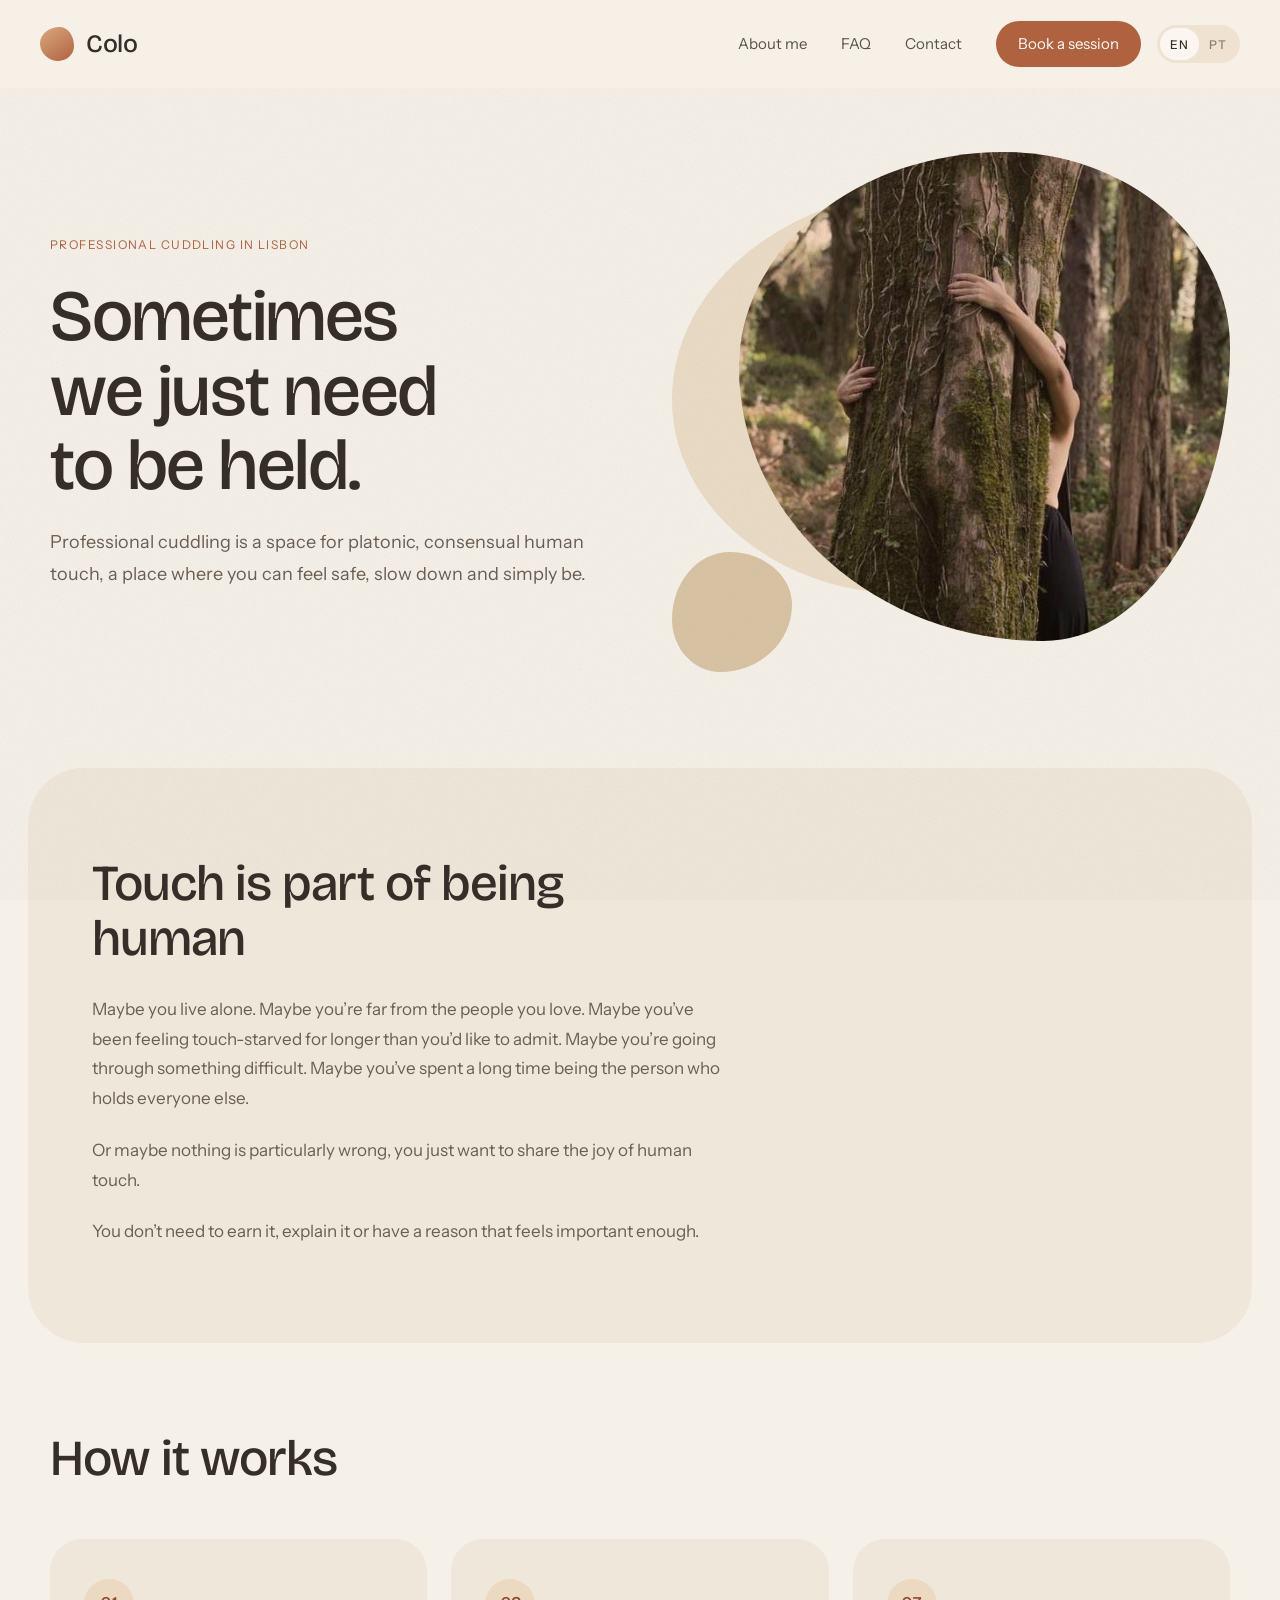
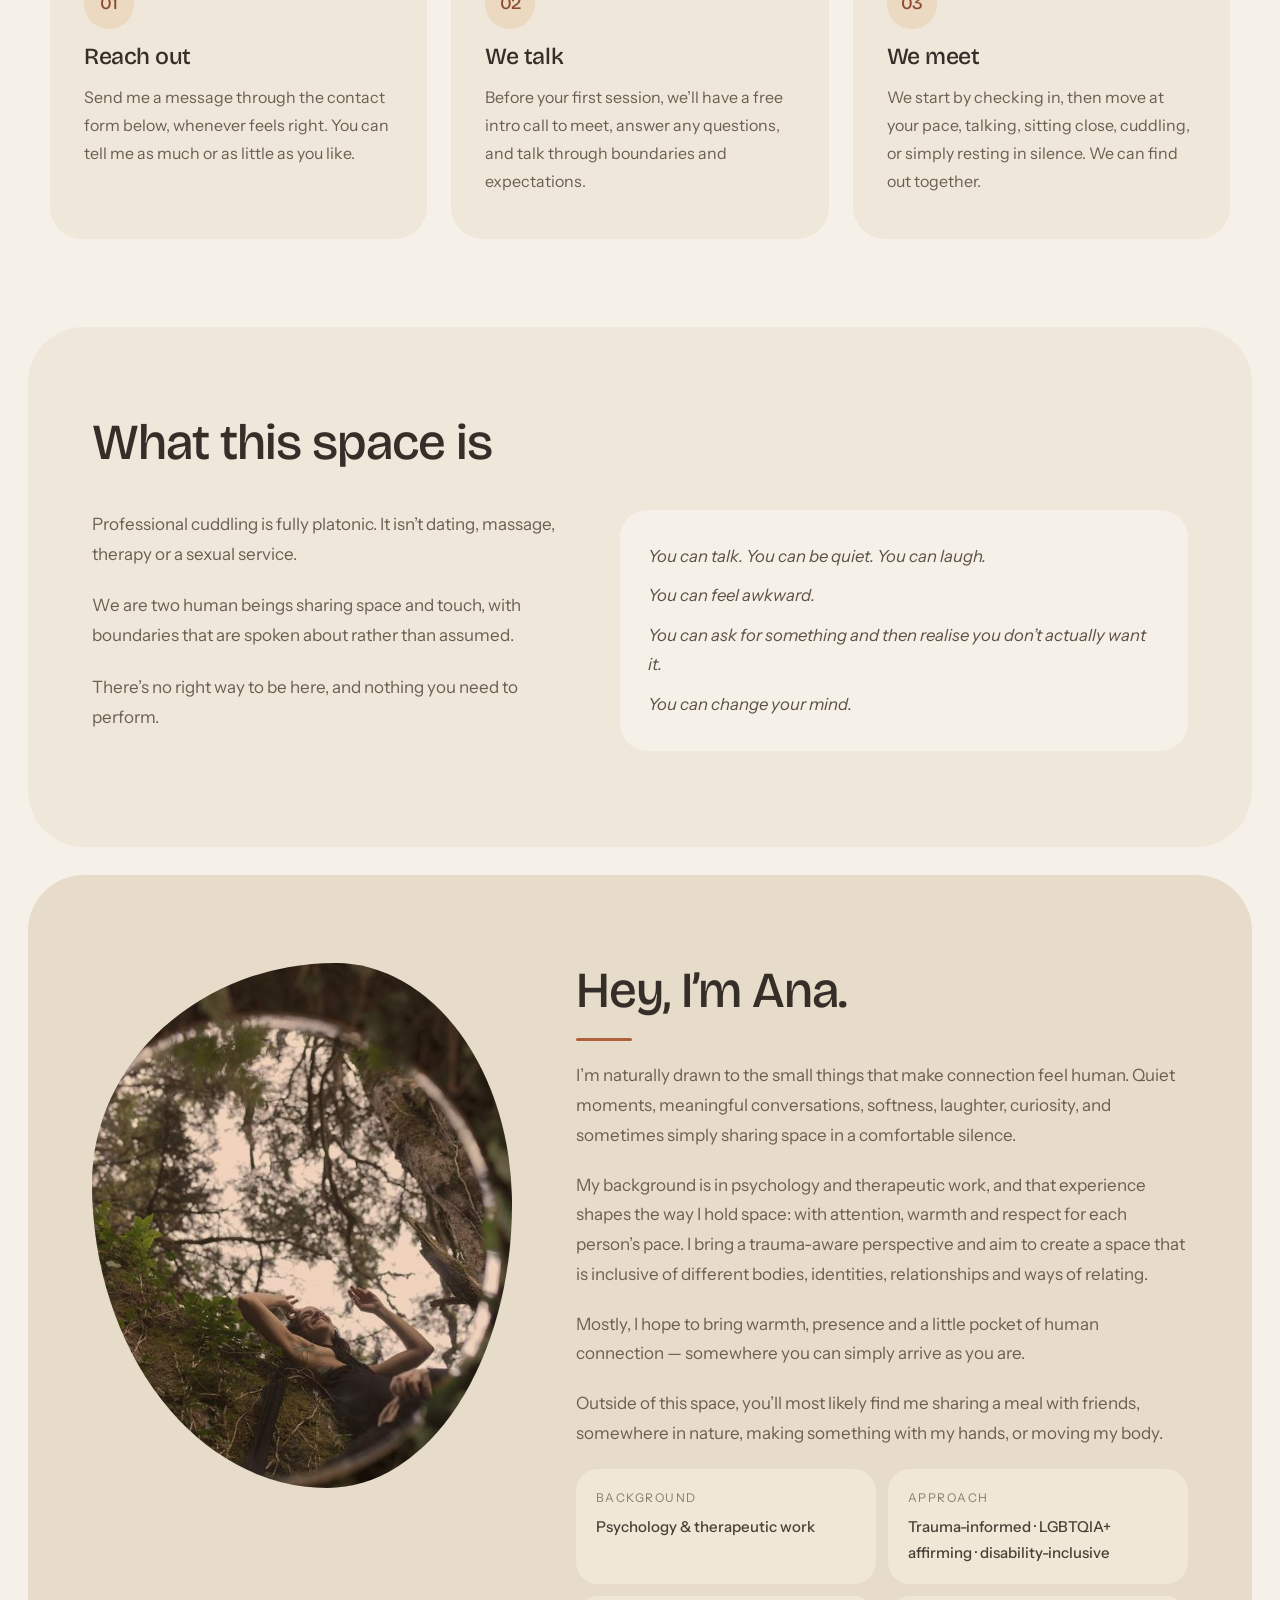
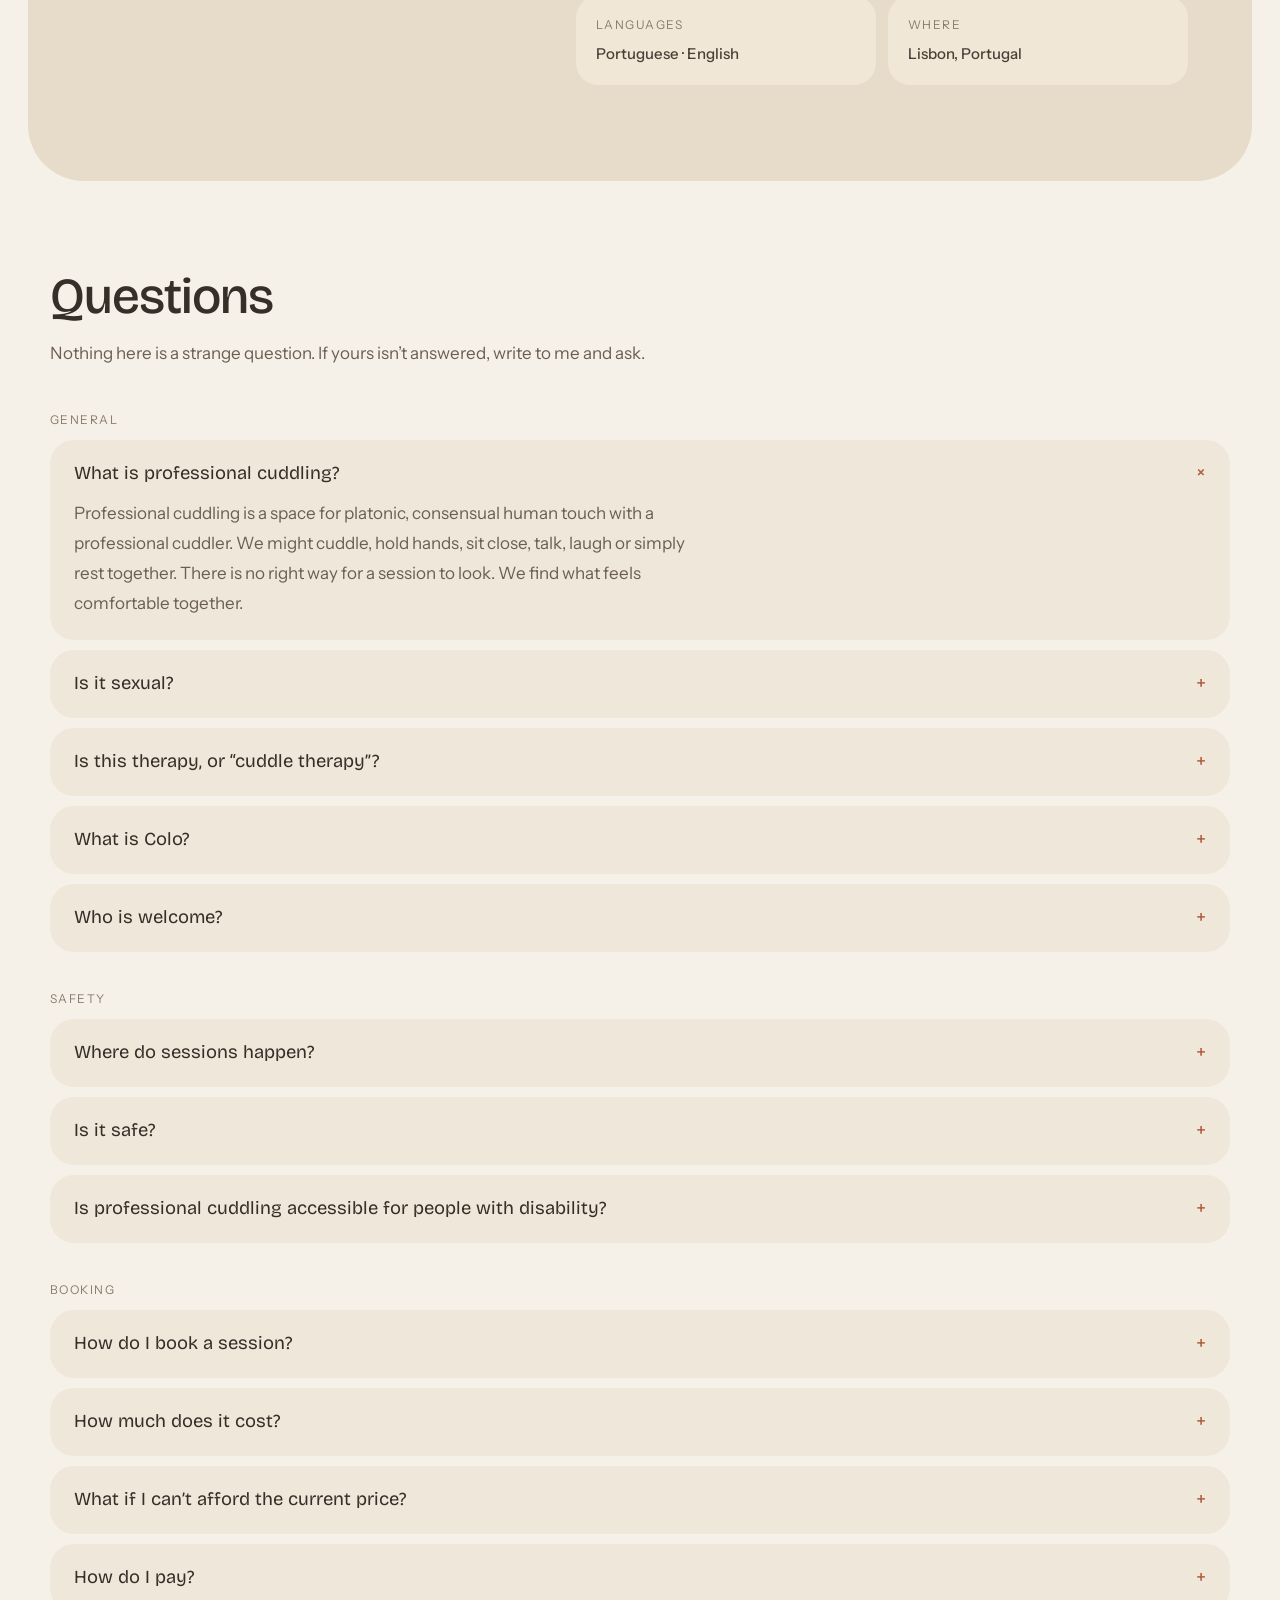
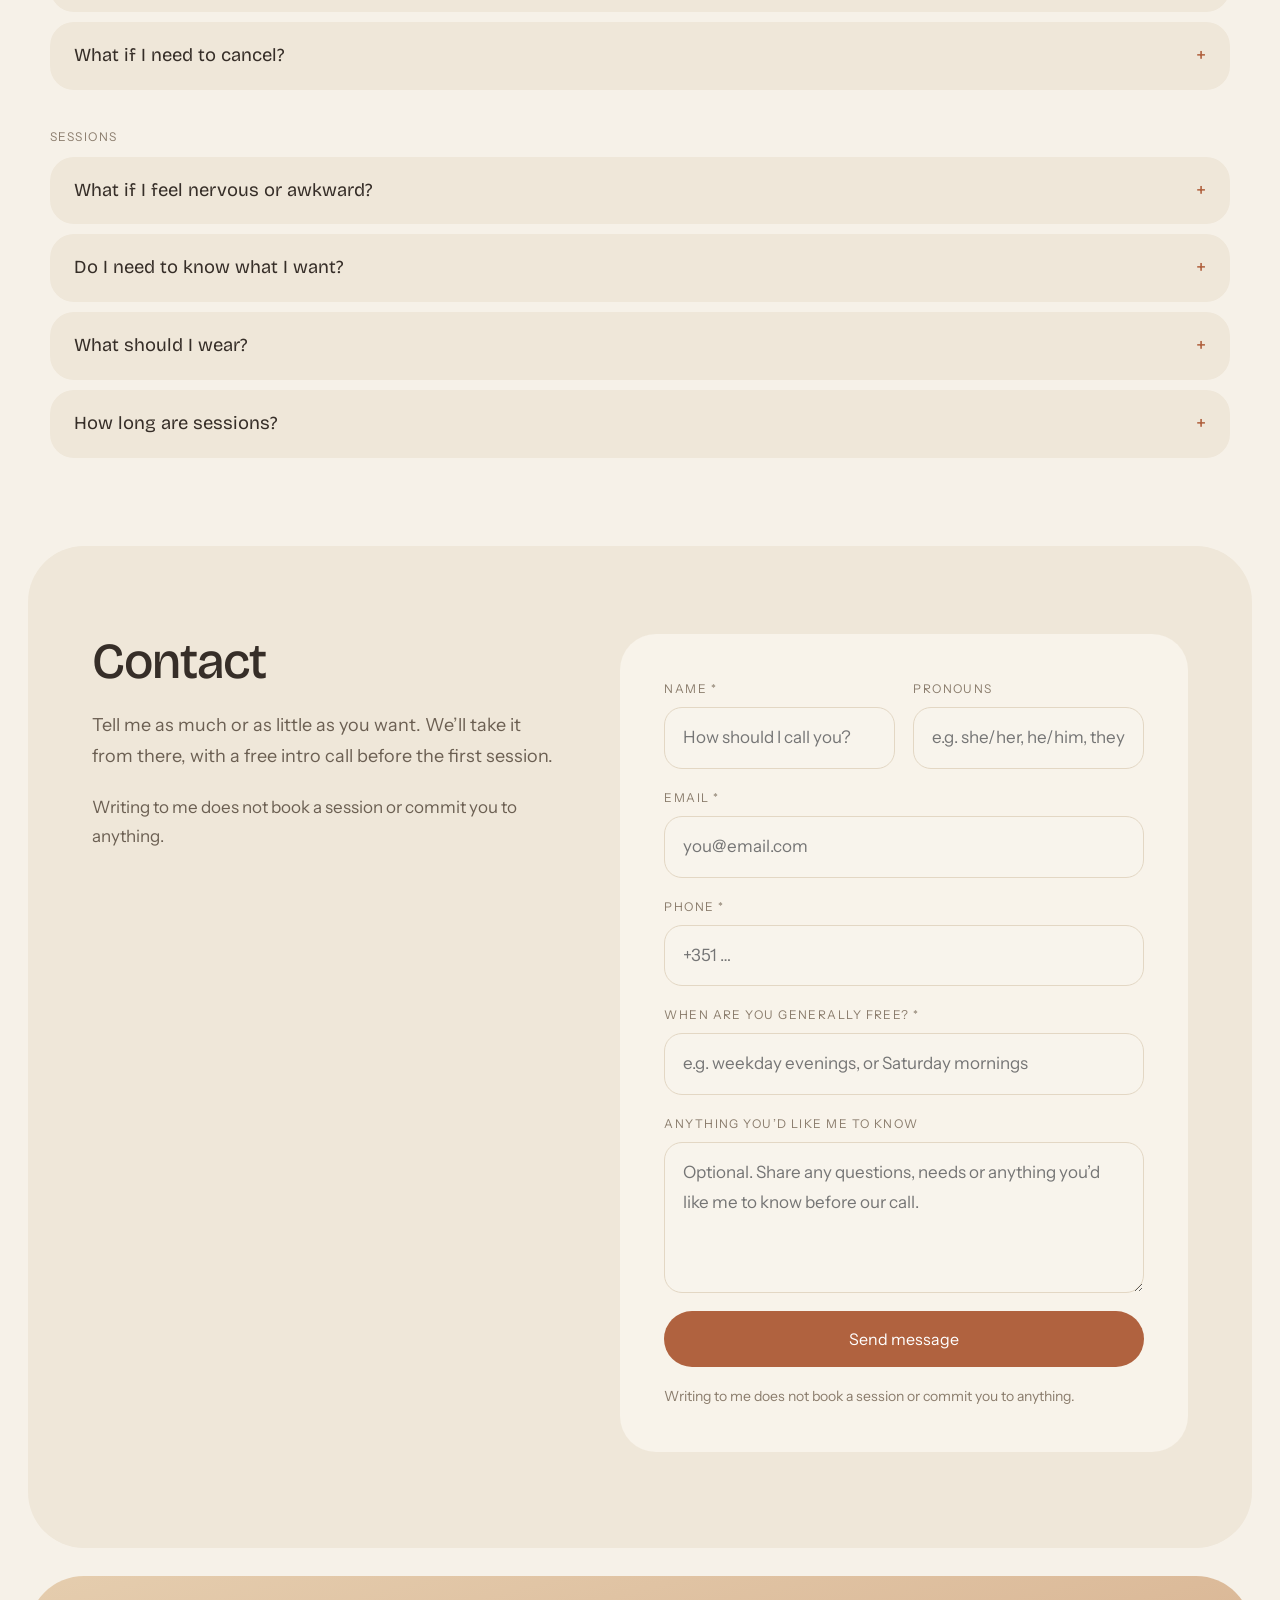
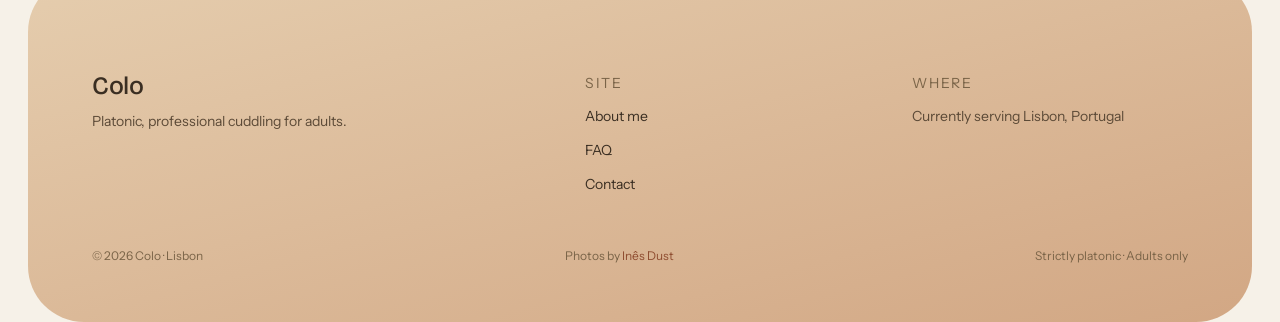
<file: contact.html>
<!doctype html>
<html lang="en">
<head>
  <meta charset="utf-8">
  <meta name="viewport" content="width=device-width, initial-scale=1">
  <title>Contact — Colo</title>
  <meta name="robots" content="noindex">
  <link rel="canonical" href="https://colocuddling.com/">
  <meta http-equiv="refresh" content="0;url=./#contact">
  <script>
    (function () {
      var pt = new URLSearchParams(location.search).get("lang") === "pt";
      location.replace((pt ? "pt/" : "./") + "#contact");
    })();
  </script>
</head>
<body>
  <p><a href="./#contact">Continue to Contact</a></p>
</body>
</html>
</file>
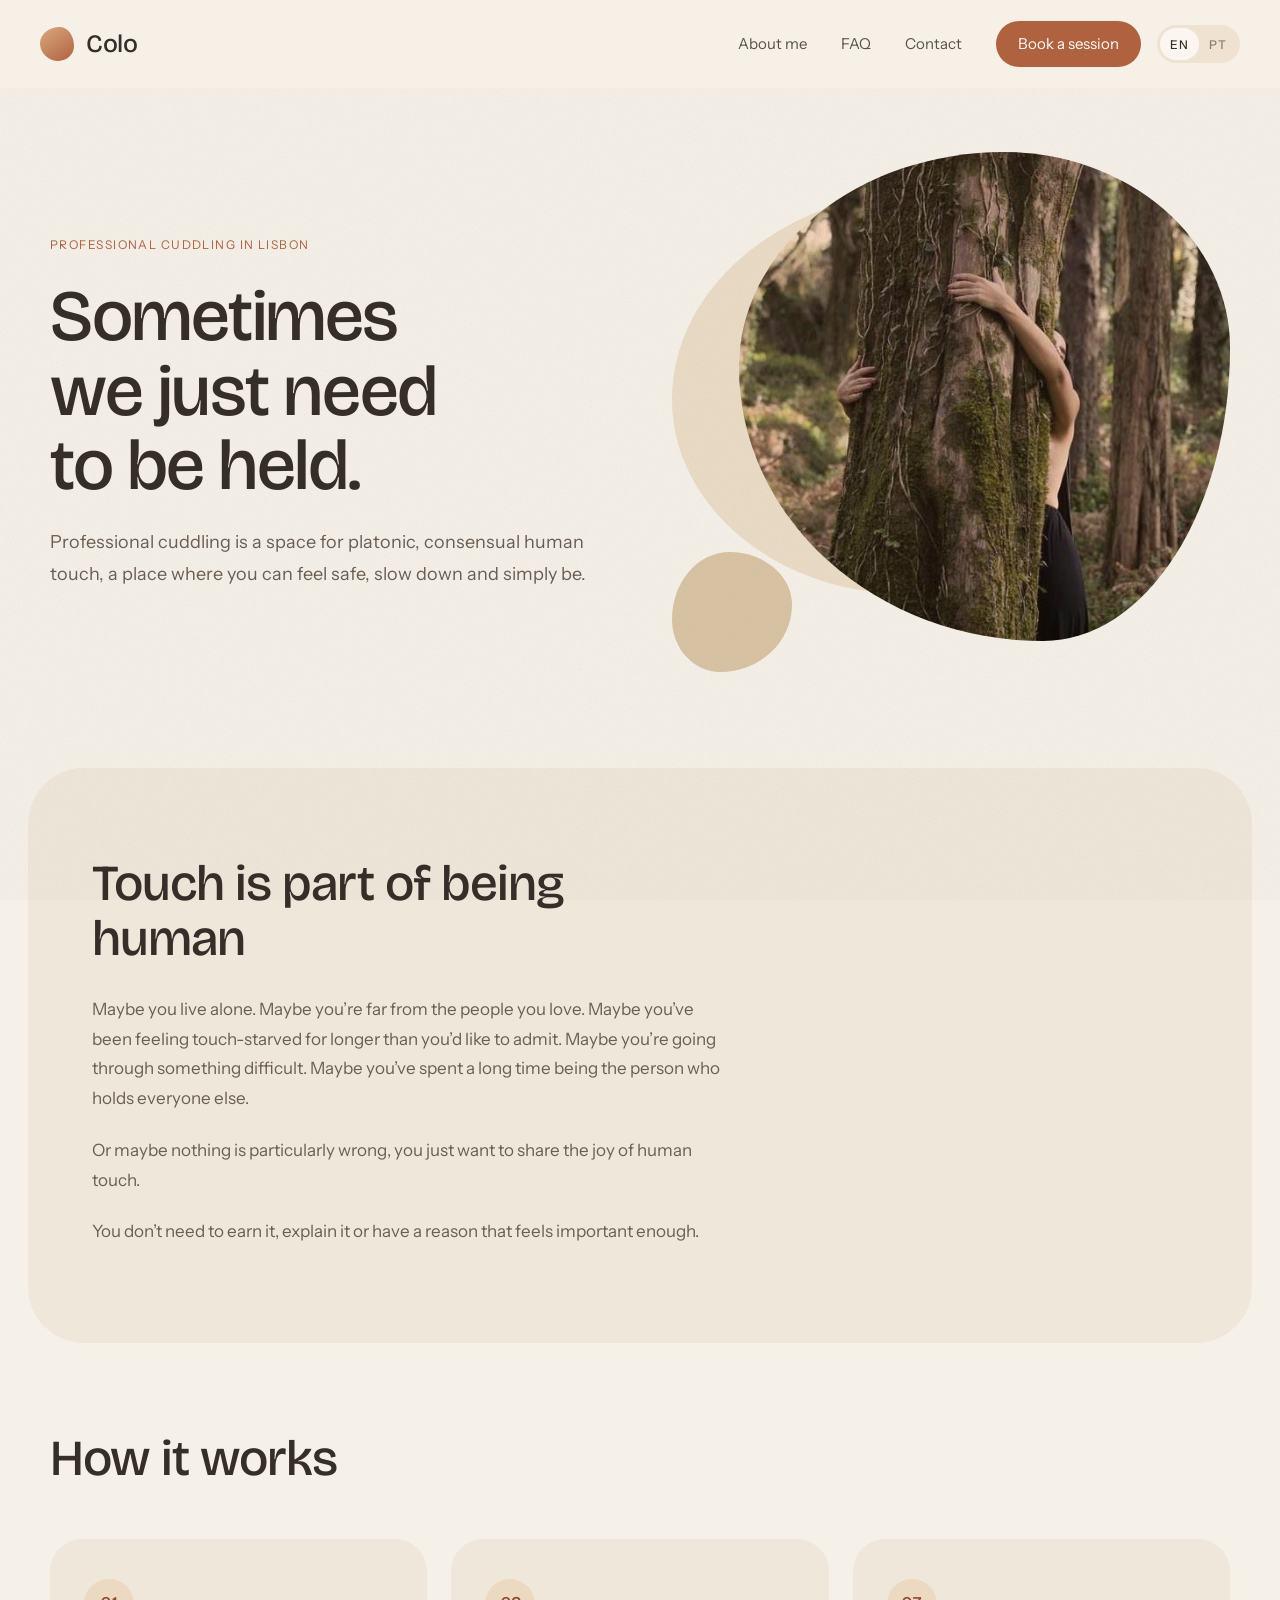
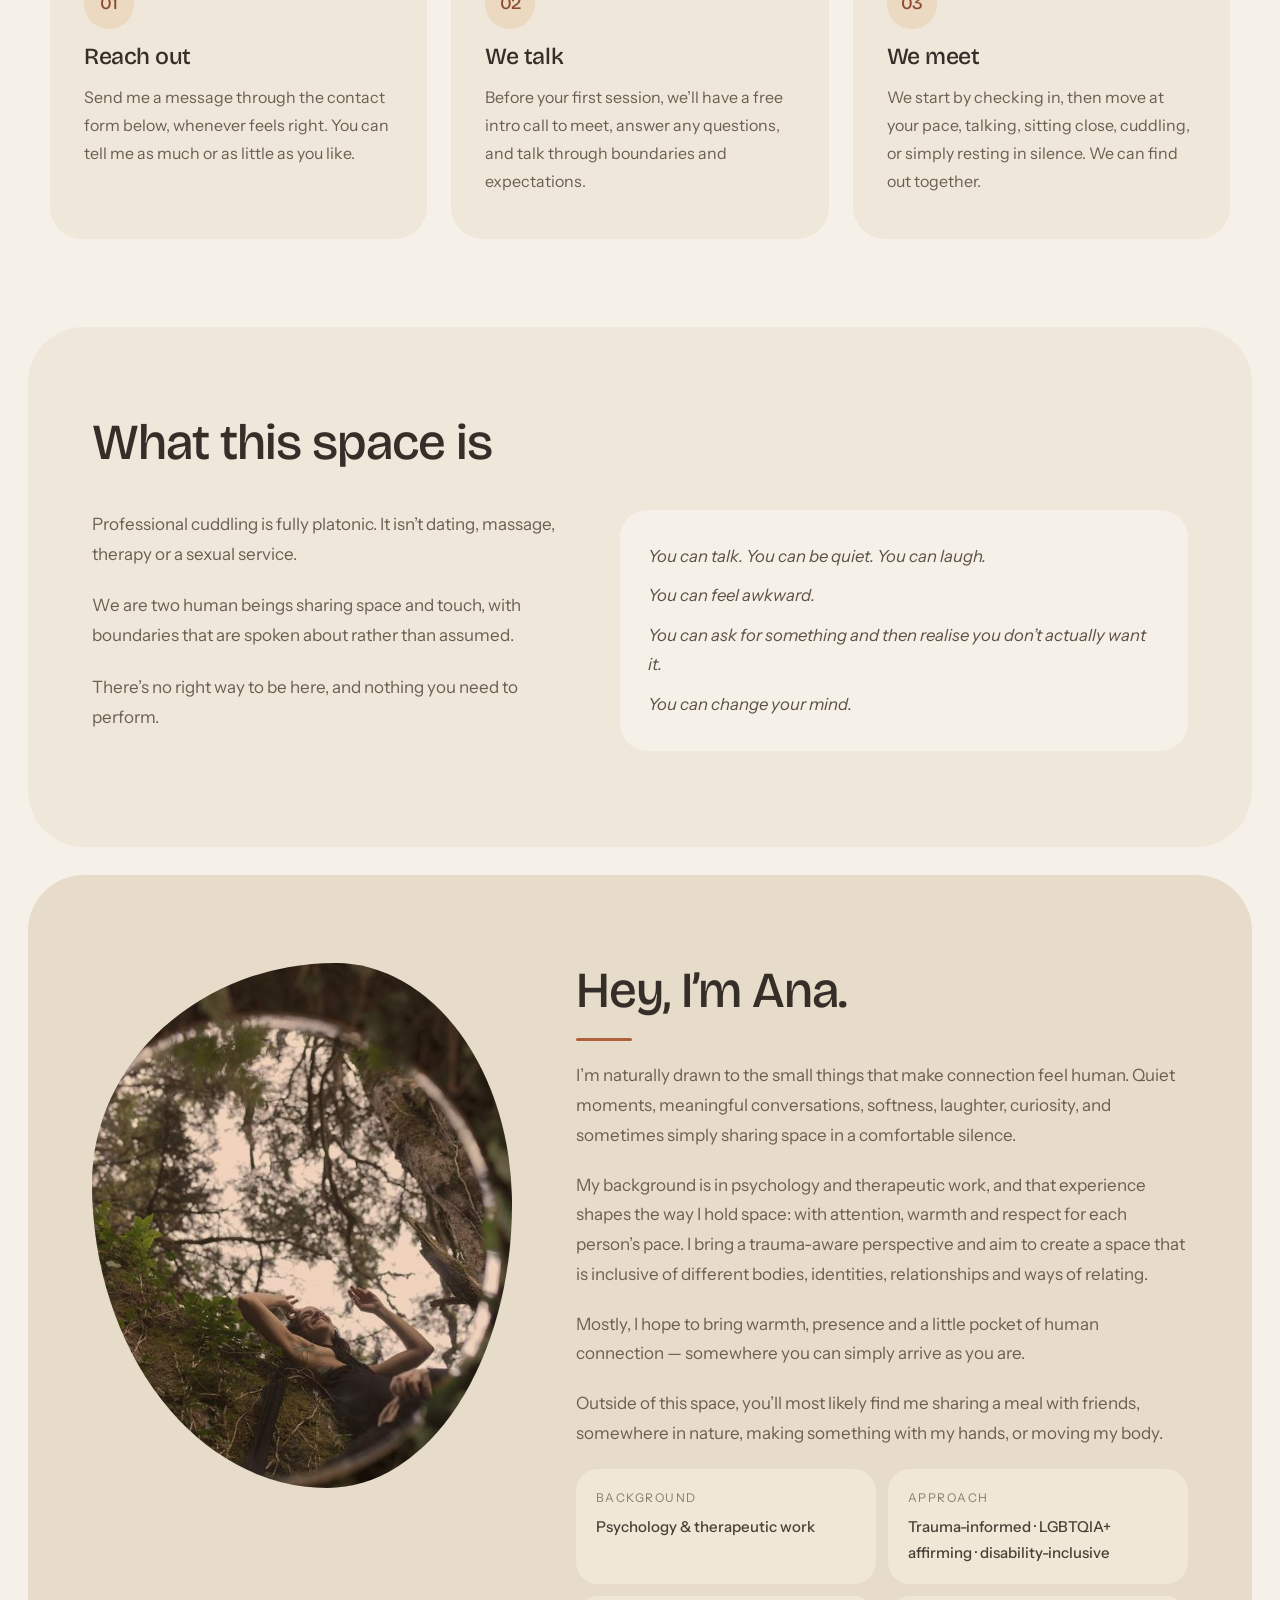
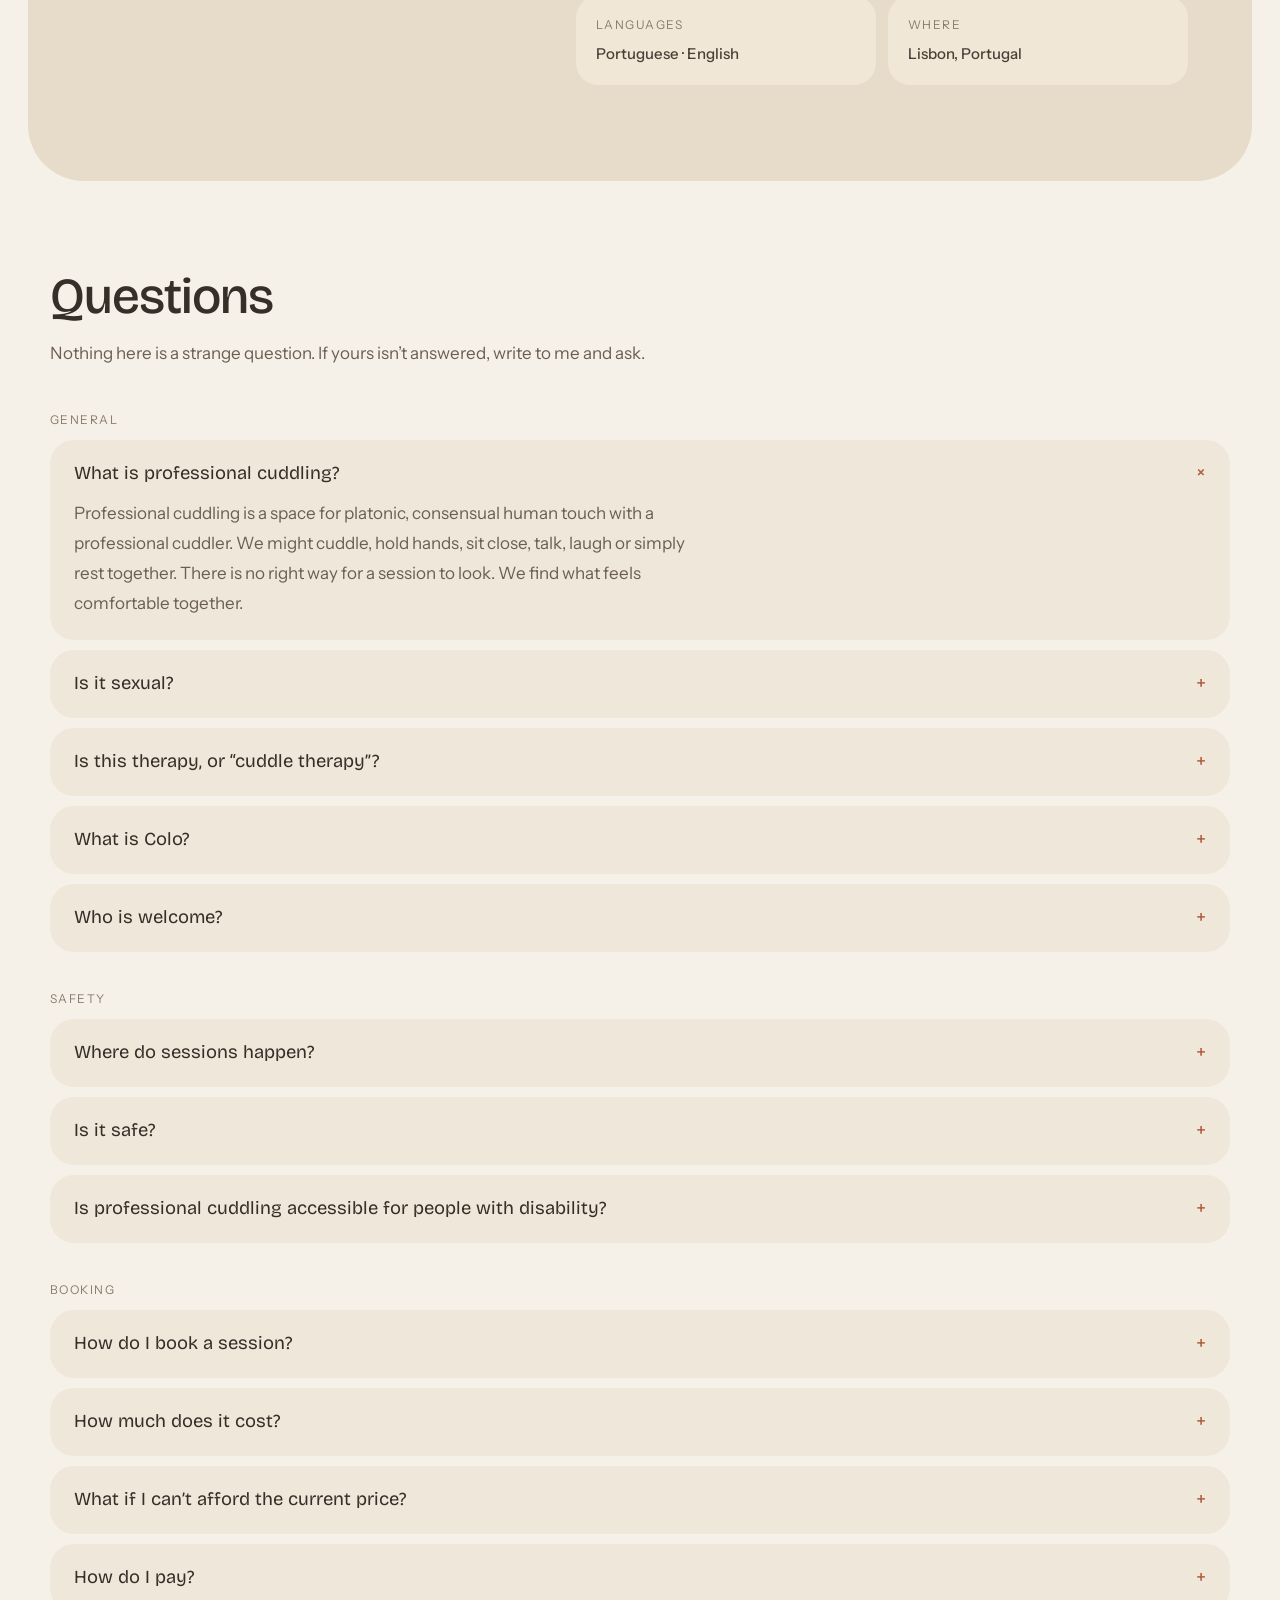
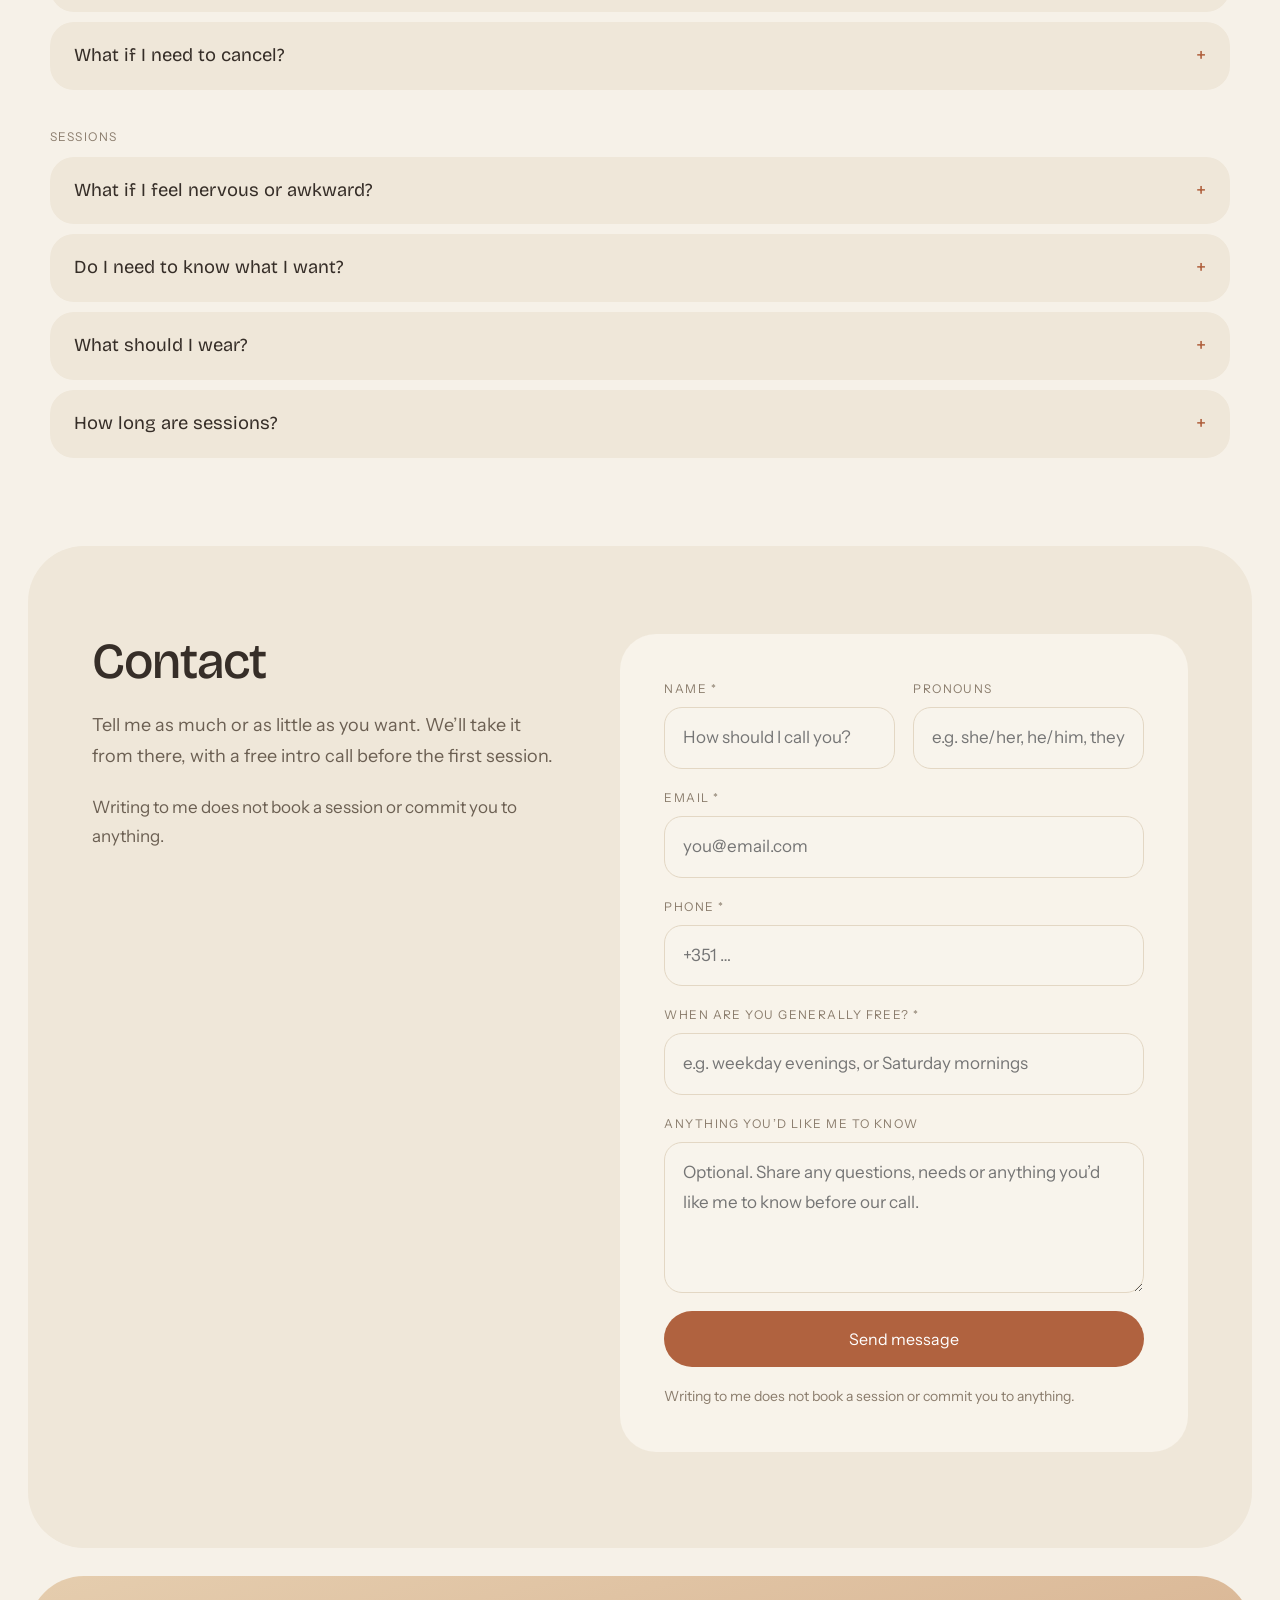
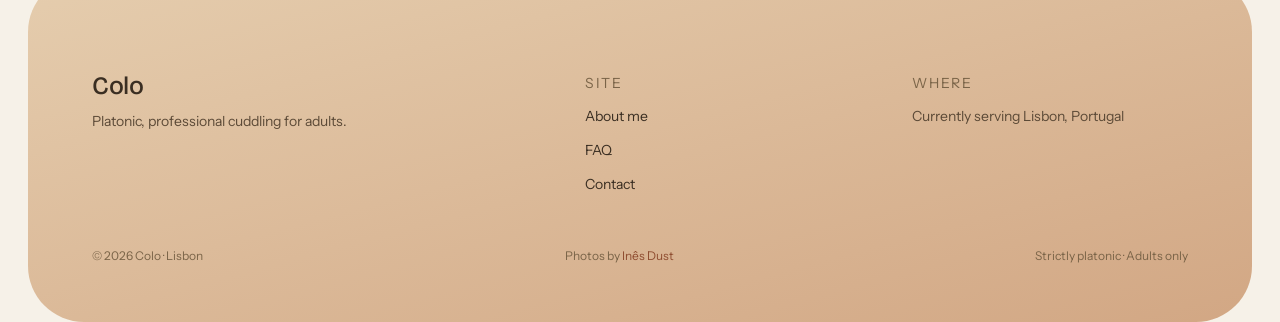
<file: faq.html>
<!doctype html>
<html lang="en">
<head>
  <meta charset="utf-8">
  <meta name="viewport" content="width=device-width, initial-scale=1">
  <title>FAQ — Colo</title>
  <meta name="robots" content="noindex">
  <link rel="canonical" href="https://colocuddling.com/">
  <meta http-equiv="refresh" content="0;url=./#faq">
  <script>
    (function () {
      var pt = new URLSearchParams(location.search).get("lang") === "pt";
      location.replace((pt ? "pt/" : "./") + "#faq");
    })();
  </script>
</head>
<body>
  <p><a href="./#faq">Continue to Questions</a></p>
</body>
</html>
</file>
<file: css/styles.css>
:root {
  --cream: #f6f1e8;
  --cream-deep: #efe7d9;
  --cream-card: #f8f3ea;
  --sand: #efe2d0;
  --clay: #e7dcc9;
  --ochre: #e3cdb1;
  --linen: #ebd9c1;
  --stone: #cdbfa9;
  --field-border: #e3d7c4;
  --ink: #362e28;
  --ink-soft: #5c5145;
  --body: #6b5f52;
  --label: #8a7c6c;
  --terracotta: #b0623f;
  --terracotta-deep: #8e4c2f;
  --terracotta-hover: #c4734c;
  --closing-start: #e5cdae;
  --closing-end: #d2a784;
  --closing-ink: #3a2e22;
  --closing-mute: #5c4a37;
  --closing-line: #c6a87e;
  --paper: #fbf7f0;
  --radius-blob: 58% 42% 46% 54% / 48% 56% 44% 52%;
  --shadow-inset: inset 0 0 0 1px rgba(255, 255, 255, 0.22);
  --header-h: 88px;
}

*,
*::before,
*::after {
  box-sizing: border-box;
}

html {
  scroll-behavior: smooth;
}

html[data-lang="pt"] [data-lang-only="en"] {
  display: none;
}

body {
  margin: 0;
  background: var(--cream);
  color: var(--ink);
  font-family: "Instrument Sans", ui-sans-serif, system-ui, sans-serif;
  font-size: 17px;
  line-height: 1.75;
  -webkit-font-smoothing: antialiased;
}

img {
  max-width: 100%;
  display: block;
}

[hidden] {
  display: none !important;
}

#about,
#how,
#touch,
#why {
  scroll-margin-top: 96px;
}

a {
  color: var(--terracotta-deep);
  text-decoration: none;
}

a:hover {
  color: var(--terracotta);
}

button,
input,
textarea,
select {
  font: inherit;
  color: inherit;
}

h1,
h2,
h3,
.display {
  font-family: "Bricolage Grotesque", "Trebuchet MS", system-ui, sans-serif;
  font-weight: 500;
  letter-spacing: -0.02em;
  line-height: 1.12;
}

.grain {
  pointer-events: none;
  position: fixed;
  inset: 0;
  z-index: 8;
  opacity: 0.4;
  mix-blend-mode: multiply;
}

.grain svg {
  width: 100%;
  height: 100%;
}

.wrap {
  width: min(1180px, calc(100% - 40px));
  margin: 0 auto;
}

.eyebrow {
  display: inline-block;
  font-size: 12px;
  letter-spacing: 0.16em;
  text-transform: uppercase;
  color: var(--terracotta-deep);
  font-weight: 500;
}

.label {
  font-size: 12px;
  letter-spacing: 0.12em;
  text-transform: uppercase;
  color: var(--label);
}

.lede {
  margin: 0;
  color: var(--body);
  max-width: 42rem;
}

.lede-lg {
  font-size: 1.125rem;
}

.section {
  position: relative;
  z-index: 6;
  padding: 88px 0;
}

.panel {
  position: relative;
  z-index: 6;
  width: min(1320px, calc(100% - 24px));
  margin: 0 auto;
  padding: 72px 28px;
  background: var(--cream-deep);
  border-radius: 36px;
}

.panel + .panel {
  margin-top: 28px;
}

.panel-clay {
  background: var(--clay);
}

.section-head {
  display: flex;
  flex-direction: column;
  gap: 14px;
  max-width: 36rem;
}

.section-head h2,
.panel-head h2 {
  margin: 0;
  font-size: clamp(2.2rem, 5vw, 3.15rem);
  line-height: 1.1;
}

.panel-head {
  display: flex;
  flex-direction: column;
  gap: 14px;
  max-width: 36rem;
}

.site-header {
  position: sticky;
  top: 0;
  z-index: 12;
  background: color-mix(in srgb, var(--cream) 88%, transparent);
  backdrop-filter: blur(14px);
}

.header-inner {
  width: min(1320px, calc(100% - 32px));
  margin: 0 auto;
  min-height: var(--header-h);
  display: flex;
  align-items: center;
  justify-content: space-between;
  gap: 24px;
}

.brand {
  display: flex;
  align-items: center;
  gap: 12px;
  color: inherit;
}

.brand:hover {
  color: inherit;
}

.mark {
  display: block;
  width: 34px;
  height: 34px;
  border-radius: var(--radius-blob);
  background: linear-gradient(145deg, #d9a97f, #b0623f);
  flex-shrink: 0;
}

.brand-name {
  font-size: 25px;
  line-height: 1;
}

.header-end {
  display: flex;
  align-items: center;
  gap: 16px;
}

.header-tools {
  display: flex;
  align-items: center;
  gap: 10px;
}

.lang-switch {
  display: inline-flex;
  align-items: center;
  padding: 3px;
  border-radius: 999px;
  background: var(--sand);
}

.lang-switch a {
  display: inline-flex;
  align-items: center;
  justify-content: center;
  min-width: 38px;
  min-height: 32px;
  padding: 0 10px;
  border: 0;
  border-radius: 999px;
  background: transparent;
  color: var(--label);
  font-size: 12px;
  letter-spacing: 0.08em;
  font-weight: 500;
  text-decoration: none;
}

.lang-switch a[aria-current="true"] {
  background: var(--paper);
  color: var(--ink);
}

.nav {
  display: none;
  align-items: center;
  gap: 34px;
}

.nav a {
  color: var(--ink-soft);
  font-size: 15px;
}

.nav a:hover,
.nav a[aria-current="page"] {
  color: var(--terracotta-deep);
}

.menu-btn {
  display: flex;
  flex-direction: column;
  align-items: center;
  justify-content: center;
  gap: 5px;
  width: 46px;
  height: 46px;
  border: 0;
  border-radius: 999px;
  background: var(--sand);
  cursor: pointer;
}

.menu-btn span {
  display: block;
  width: 18px;
  height: 1.5px;
  border-radius: 999px;
  background: var(--ink);
}

.mobile-nav {
  display: none;
  flex-direction: column;
  gap: 8px;
  padding: 8px 20px 24px;
}

.mobile-nav.is-open {
  display: flex;
}

.mobile-nav a {
  display: flex;
  align-items: center;
  min-height: 48px;
  color: var(--ink-soft);
  font-size: 17px;
  border-bottom: 1px solid var(--field-border);
}

.btn {
  display: inline-flex;
  align-items: center;
  justify-content: center;
  min-height: 54px;
  padding: 14px 32px;
  border-radius: 999px;
  border: 0;
  font-size: 16px;
  cursor: pointer;
  text-align: center;
}

.btn-primary,
.nav a.btn-primary {
  background: var(--terracotta);
  color: #ffffff;
}

.btn-primary:hover,
.nav a.btn-primary:hover {
  background: var(--terracotta-hover);
  color: #ffffff;
}

.btn-ghost {
  border: 1px solid var(--stone);
  color: var(--ink-soft);
  background: transparent;
}

.btn-ghost:hover {
  color: var(--ink);
  border-color: var(--terracotta);
}

.btn-dark {
  background: var(--closing-ink);
  color: #f6efe2;
}

.btn-dark:hover {
  color: #f6efe2;
  background: #2b2118;
}

.hero {
  position: relative;
  z-index: 6;
  padding: 48px 0 72px;
}

.hero-grid {
  display: grid;
  gap: 40px;
  align-items: center;
}

.hero-copy {
  display: flex;
  flex-direction: column;
  gap: 24px;
}

.pill {
  display: inline-flex;
  align-self: flex-start;
  align-items: center;
  gap: 10px;
  padding: 9px 18px 9px 14px;
  border-radius: 999px;
  background: var(--sand);
}

.pill-dot {
  width: 8px;
  height: 8px;
  border-radius: 50%;
  background: var(--terracotta);
}

.hero-kicker {
  margin: 0;
  color: var(--terracotta);
}

.hero h1 {
  margin: 0;
  font-size: clamp(2.6rem, 8vw, 4.5rem);
  line-height: 1.04;
  text-wrap: balance;
}

.hero-visual {
  position: relative;
  min-height: 340px;
}

.blob-back {
  position: absolute;
  left: 0;
  top: 36px;
  width: 78%;
  height: 78%;
  border-radius: 62% 38% 46% 54% / 52% 58% 42% 48%;
  background: #ebdcc6;
}

.blob-photo {
  position: absolute;
  right: 0;
  top: 0;
  width: 88%;
  height: 94%;
  border-radius: 54% 46% 38% 62% / 44% 40% 60% 56%;
  overflow: hidden;
  box-shadow: var(--shadow-inset);
}

.blob-photo img,
.portrait-frame img {
  width: 100%;
  height: 100%;
  object-fit: cover;
}

.hero-photo {
  object-position: 50% 30%;
}

.photo-wash {
  position: absolute;
  inset: 0;
  background: linear-gradient(160deg, rgba(178, 110, 66, 0.16) 0%, rgba(120, 68, 40, 0.1) 100%);
}

.blob-small {
  position: absolute;
  left: 0;
  bottom: 0;
  width: 88px;
  height: 88px;
  border-radius: 48% 52% 60% 40% / 56% 44% 56% 44%;
  background: #d9c4a5;
}

.steps {
  display: grid;
  gap: 16px;
  margin-top: 40px;
}

.card {
  display: flex;
  flex-direction: column;
  gap: 14px;
  padding: 32px 26px 36px;
  background: var(--cream-deep);
  border-radius: 26px;
}

.card h3 {
  margin: 0;
  font-size: 1.45rem;
}

.card p {
  margin: 0;
  color: var(--body);
  font-size: 16px;
}

.step-num {
  display: flex;
  align-items: center;
  justify-content: center;
  width: 50px;
  height: 50px;
  border-radius: 50%;
  background: var(--linen);
  color: var(--terracotta-deep);
  font-size: 18px;
}

.prose {
  display: flex;
  flex-direction: column;
  gap: 22px;
  max-width: 40rem;
}

.prose p {
  margin: 0;
  color: var(--body);
}

.space-grid {
  display: grid;
  gap: 40px;
  margin-top: 40px;
}

.permissions {
  margin: 0;
  padding: 32px 28px;
  background: var(--cream);
  border-radius: 28px;
  list-style: none;
  display: flex;
  flex-direction: column;
  gap: 10px;
}

.permissions li {
  font-style: italic;
  color: var(--ink-soft);
  font-size: 1.05rem;
}

.profile {
  display: grid;
  gap: 32px;
  margin-top: 0;
}

.portrait-wrap {
  position: relative;
  width: min(100%, 420px);
  aspect-ratio: 4 / 5;
}

.portrait-frame {
  position: absolute;
  inset: 0;
  border-radius: 58% 42% 44% 56% / 42% 46% 54% 58%;
  overflow: hidden;
  box-shadow: var(--shadow-inset);
}

.portrait-photo {
  object-position: 50% 32%;
}

.profile-copy {
  display: flex;
  flex-direction: column;
  gap: 20px;
}

.profile-copy h2 {
  margin: 0;
  font-size: clamp(2.2rem, 5vw, 3.15rem);
  line-height: 1.1;
}

.rule {
  display: block;
  width: 56px;
  height: 3px;
  border-radius: 999px;
  background: var(--terracotta);
}

.facts {
  display: grid;
  grid-template-columns: repeat(2, minmax(0, 1fr));
  gap: 12px;
}

.fact {
  display: flex;
  flex-direction: column;
  gap: 6px;
  padding: 18px 20px;
  background: #f1e7d6;
  border-radius: 22px;
}

.fact strong {
  font-weight: 500;
  color: #4a4038;
  font-size: 15px;
}

.page-hero {
  position: relative;
  z-index: 6;
  padding: 56px 0 24px;
}

.page-hero h1 {
  margin: 12px 0 0;
  font-size: clamp(2.4rem, 6vw, 3.6rem);
}

.faq-layout {
  display: grid;
  gap: 40px;
}

.faq-groups {
  display: flex;
  flex-direction: column;
  gap: 36px;
}

.faq-group {
  display: flex;
  flex-direction: column;
  gap: 10px;
}

details.faq-item {
  background: var(--cream-deep);
  border-radius: 24px;
  padding: 22px 24px;
}

details.faq-item summary {
  display: flex;
  align-items: flex-start;
  justify-content: space-between;
  gap: 16px;
  cursor: pointer;
  list-style: none;
  font-family: "Bricolage Grotesque", system-ui, sans-serif;
  font-size: 1.15rem;
  line-height: 1.3;
}

details.faq-item summary::-webkit-details-marker {
  display: none;
}

.plus {
  color: var(--terracotta);
  font-size: 20px;
  line-height: 1;
  transition: transform 0.2s ease;
  flex-shrink: 0;
}

details[open] summary .plus {
  transform: rotate(45deg);
}

.faq-item p {
  margin: 14px 0 0;
  color: var(--body);
  max-width: 40rem;
}

.faq-item p + p {
  margin-top: 10px;
}

.still {
  margin-top: 48px;
  padding: 36px 28px;
  background: var(--cream-deep);
  border-radius: 28px;
  display: flex;
  flex-direction: column;
  gap: 16px;
  align-items: flex-start;
}

.still h2 {
  margin: 0;
  font-size: 1.8rem;
}

.contact-grid {
  display: grid;
  gap: 40px;
  align-items: start;
}

.contact-copy {
  display: flex;
  flex-direction: column;
  gap: 20px;
}

.contact-copy h1,
.contact-copy h2 {
  margin: 0;
  font-size: clamp(2.2rem, 5vw, 3.15rem);
  line-height: 1.1;
}

.form {
  display: flex;
  flex-direction: column;
  gap: 18px;
  padding: 28px 22px 32px;
  background: var(--cream-card);
  border-radius: 30px;
}

.fields-2 {
  display: grid;
  gap: 18px;
}

.field-wrap {
  display: flex;
  flex-direction: column;
  gap: 8px;
}

.field {
  width: 100%;
  background: #f8f4ec;
  border: 1px solid var(--field-border);
  border-radius: 18px;
  padding: 15px 18px;
  color: var(--ink);
}

.field:focus {
  outline: 2px solid color-mix(in srgb, var(--terracotta) 50%, transparent);
  outline-offset: 1px;
  border-color: var(--terracotta);
}

.form-note {
  margin: 0;
  font-size: 14px;
  color: var(--label);
  line-height: 1.6;
}

.form-status {
  display: none;
  padding: 36px 32px 40px;
  min-height: 180px;
  background: #f1e7d6;
  border-radius: 22px;
}

.form-status.is-visible {
  display: block;
}

.form-status h3 {
  margin: 0 0 8px;
  font-size: 1.4rem;
}

.form-status p {
  margin: 0;
  color: var(--body);
}

.hp {
  position: absolute;
  left: -9999px;
  width: 1px;
  height: 1px;
  overflow: hidden;
}

.closing {
  position: relative;
  z-index: 6;
  width: min(1320px, calc(100% - 24px));
  margin: 16px auto 0;
  padding: 64px 24px 40px;
  background: linear-gradient(165deg, var(--closing-start) 0%, var(--closing-end) 100%);
  color: var(--closing-ink);
  border-radius: 36px;
}

.closing-cta {
  display: flex;
  flex-direction: column;
  align-items: center;
  gap: 22px;
  text-align: center;
}

.closing-cta h2 {
  margin: 0;
  max-width: 22ch;
  font-size: clamp(1.8rem, 4vw, 2.75rem);
}

.mark-light {
  width: 48px;
  height: 48px;
  background: linear-gradient(145deg, #f6eada, #fbf7f0);
}

.site-footer {
  margin-top: 40px;
  padding-top: 30px;
  border-top: 1px solid var(--closing-line);
}

.footer-grid {
  display: flex;
  flex-direction: column;
  gap: 24px;
}

.footer-brand p,
.footer-col span,
.footer-col a {
  color: var(--closing-mute);
  font-size: 14px;
  line-height: 1.7;
}

.footer-brand p {
  margin: 10px 0 0;
  max-width: 28rem;
}

.footer-col {
  display: flex;
  flex-direction: column;
  gap: 10px;
}

.footer-col .label {
  color: #7a6448;
}

.footer-col a {
  color: var(--closing-ink);
}

.footer-base {
  display: flex;
  flex-direction: column;
  gap: 8px;
  margin-top: 28px;
  font-size: 12px;
  color: #7a6448;
}

@media (min-width: 800px) {
  .wrap {
    width: min(1180px, calc(100% - 80px));
  }

  .panel {
    width: min(1320px, calc(100% - 56px));
    padding: 88px 64px 96px;
    border-radius: 56px;
  }

  .nav {
    display: flex;
  }

  .menu-btn,
  .mobile-nav,
  .mobile-nav.is-open {
    display: none;
  }

  .hero {
    padding: 64px 0 96px;
  }

  .hero-grid {
    grid-template-columns: 1fr 1fr;
    gap: 64px;
  }

  .hero-visual {
    min-height: 520px;
  }

  .blob-small {
    width: 120px;
    height: 120px;
  }

  .steps {
    grid-template-columns: repeat(3, minmax(0, 1fr));
    gap: 24px;
    margin-top: 52px;
  }

  .card {
    padding: 40px 34px 44px;
    border-radius: 32px;
  }

  .space-grid,
  .faq-layout,
  .contact-grid {
    grid-template-columns: 0.9fr 1.1fr;
    gap: 64px;
    align-items: start;
  }

  .profile {
    grid-template-columns: 420px minmax(0, 1fr);
    gap: 64px;
    align-items: start;
  }

  .fields-2 {
    grid-template-columns: 1fr 1fr;
  }

  .form {
    padding: 44px;
    border-radius: 36px;
  }

  .closing {
    width: min(1320px, calc(100% - 56px));
    margin-top: 28px;
    padding: 96px 64px 56px;
    border-radius: 56px;
  }

  .footer-grid {
    display: grid;
    grid-template-columns: 1.6fr 1fr 1fr;
    gap: 52px;
  }

  .footer-base {
    flex-direction: row;
    justify-content: space-between;
    margin-top: 48px;
  }

  .header-inner {
    width: min(1320px, calc(100% - 80px));
  }
}

@media (prefers-reduced-motion: reduce) {
  html {
    scroll-behavior: auto;
  }

  .plus {
    transition: none;
  }
}
</file>
